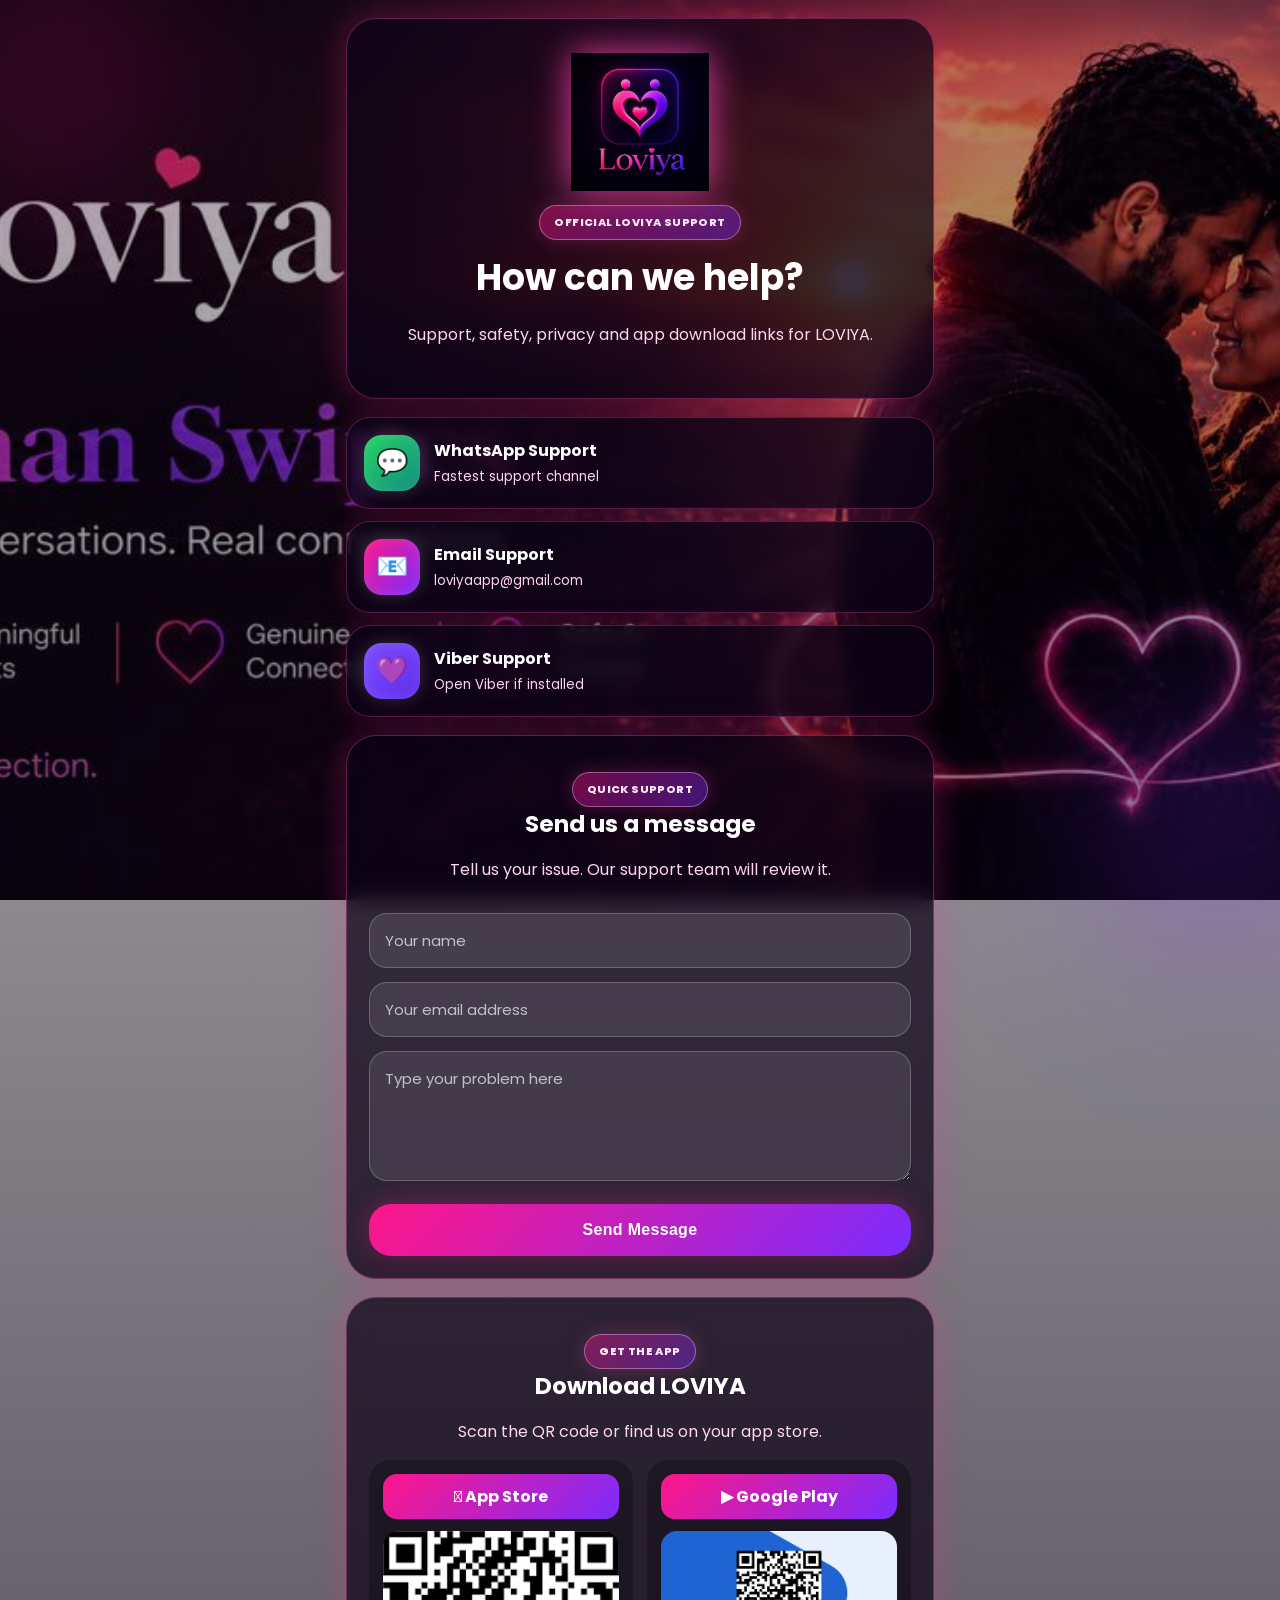
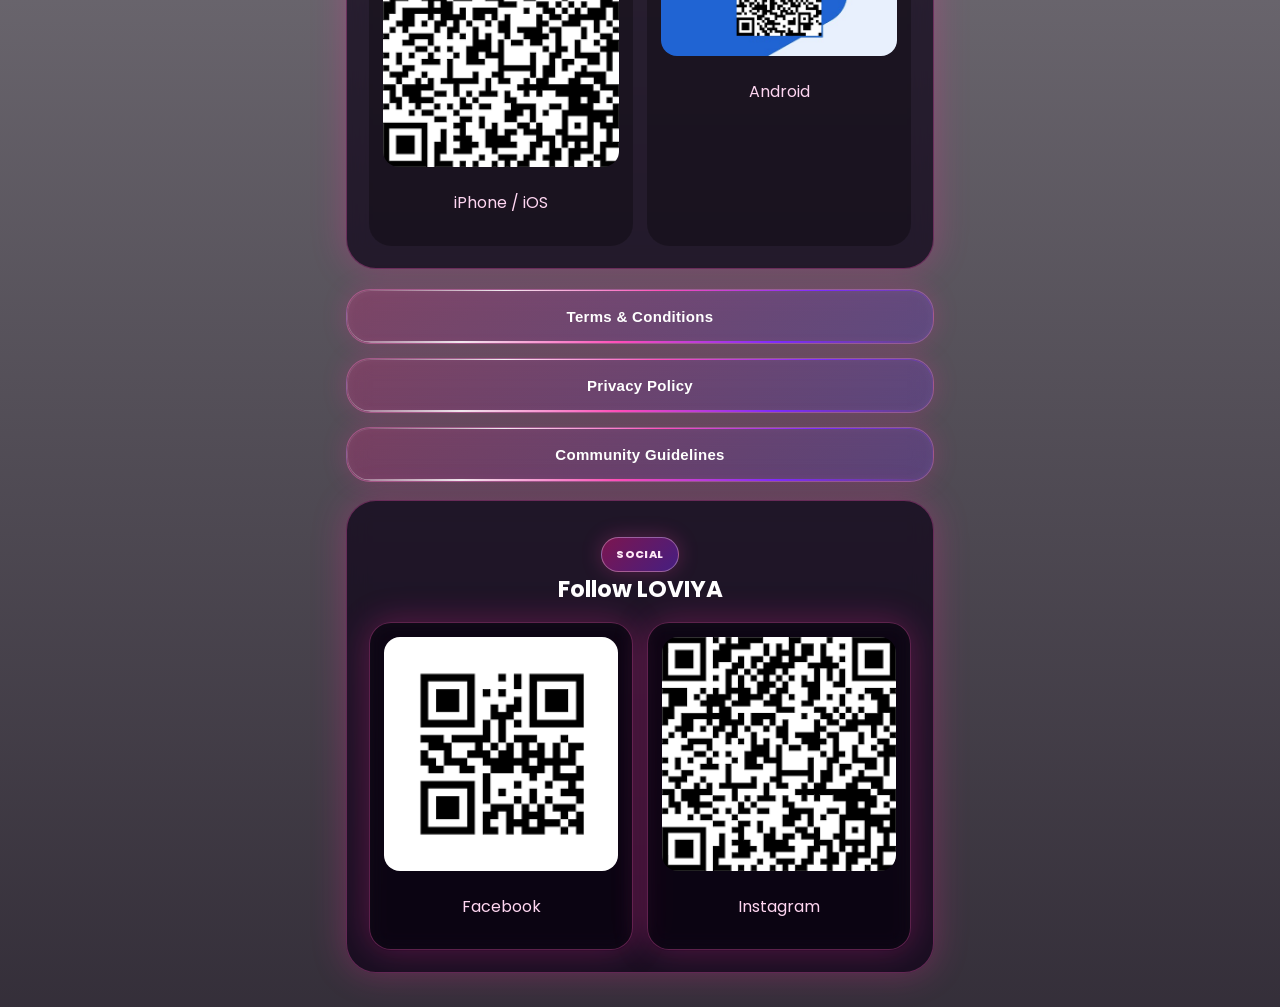
<file: index.html>
<!DOCTYPE html>
<html lang="en">

<head>
    <meta charset="UTF-8" />
    <meta name="viewport" content="width=device-width, initial-scale=1.0" />
    <title>LOVIYA Help</title>

    <link rel="preconnect" href="https://fonts.googleapis.com">
    <link rel="preconnect" href="https://fonts.gstatic.com" crossorigin>
    <link href="https://fonts.googleapis.com/css2?family=Poppins:wght@300;400;500;600;700;800&display=swap"
        rel="stylesheet">

    <link rel="stylesheet" href="style.css">
</head>

<body class="help-home">

    <div class="ambient ambient-1"></div>
    <div class="ambient ambient-2"></div>
    <div class="ambient ambient-3"></div>

    <main class="mobile-shell">

        <section class="hero-card">
            <img src="../assets/logo_full.png" class="logo" alt="LOVIYA">

            <div class="help-badge">Official LOVIYA Support</div>

            <h1>How can we help?</h1>
            <p>Support, safety, privacy and app download links for LOVIYA.</p>
        </section>

        <section class="quick-actions">
            <a class="quick-action whatsapp-action" href="https://wa.me/94789706094" target="_blank">
                <span>💬</span>
                <div>
                    <strong>WhatsApp Support</strong>
                    <small>Fastest support channel</small>
                </div>
            </a>

            <a class="quick-action email-action" href="mailto:loviyaapp@gmail.com">
                <span>📧</span>
                <div>
                    <strong>Email Support</strong>
                    <small>loviyaapp@gmail.com</small>
                </div>
            </a>

            <a class="quick-action viber-action" href="viber://add?number=94789706094">
                <span>💜</span>
                <div>
                    <strong>Viber Support</strong>
                    <small>Open Viber if installed</small>
                </div>
            </a>
        </section>

        <section class="support-form">
            <div class="section-label">Quick Support</div>
            <h2>Send us a message</h2>
            <p>Tell us your issue. Our support team will review it.</p>

            <input id="supportName" type="text" placeholder="Your name" />
            <input id="supportEmail" type="email" placeholder="Your email address" />
            <textarea id="supportMessage" placeholder="Type your problem here"></textarea>

            <button onclick="sendSupportMessage()">Send Message</button>
        </section>

        <section class="download-section">
            <div class="section-label">Get the App</div>
            <h2>Download LOVIYA</h2>
            <p>Scan the QR code or find us on your app store.</p>

            <div class="store-grid">
                <div class="store-card">
                    <div class="store-badge"> App Store</div>
                    <img src="../assets/qr/ios-download.png" class="qr-image" alt="iOS Download QR">
                    <p>iPhone / iOS</p>
                </div>

                <div class="store-card">
                    <div class="store-badge">▶ Google Play</div>
                    <img src="../assets/qr/android-download.png" class="qr-image" alt="Android Download QR">
                    <p>Android</p>
                </div>
            </div>
        </section>

        <section class="legal-links">
            <button onclick="openTerms()">Terms & Conditions</button>
            <button onclick="openPrivacy()">Privacy Policy</button>
            <button onclick="openCommunityGuidelines()">Community Guidelines</button>
        </section>

        <section class="social-section">
            <div class="section-label">Social</div>
            <h2>Follow LOVIYA</h2>

            <div class="qr-section">
                <div class="qr-box">
                    <img src="../assets/qr/facebook.png" class="qr-image" alt="Facebook QR">
                    <p>Facebook</p>
                </div>

                <div class="qr-box">
                    <img src="../assets/qr/instagram.png" class="qr-image" alt="Instagram QR">
                    <p>Instagram</p>
                </div>
            </div>
        </section>

    </main>

    <script src="script.js"></script>
</body>

</html>
</file>
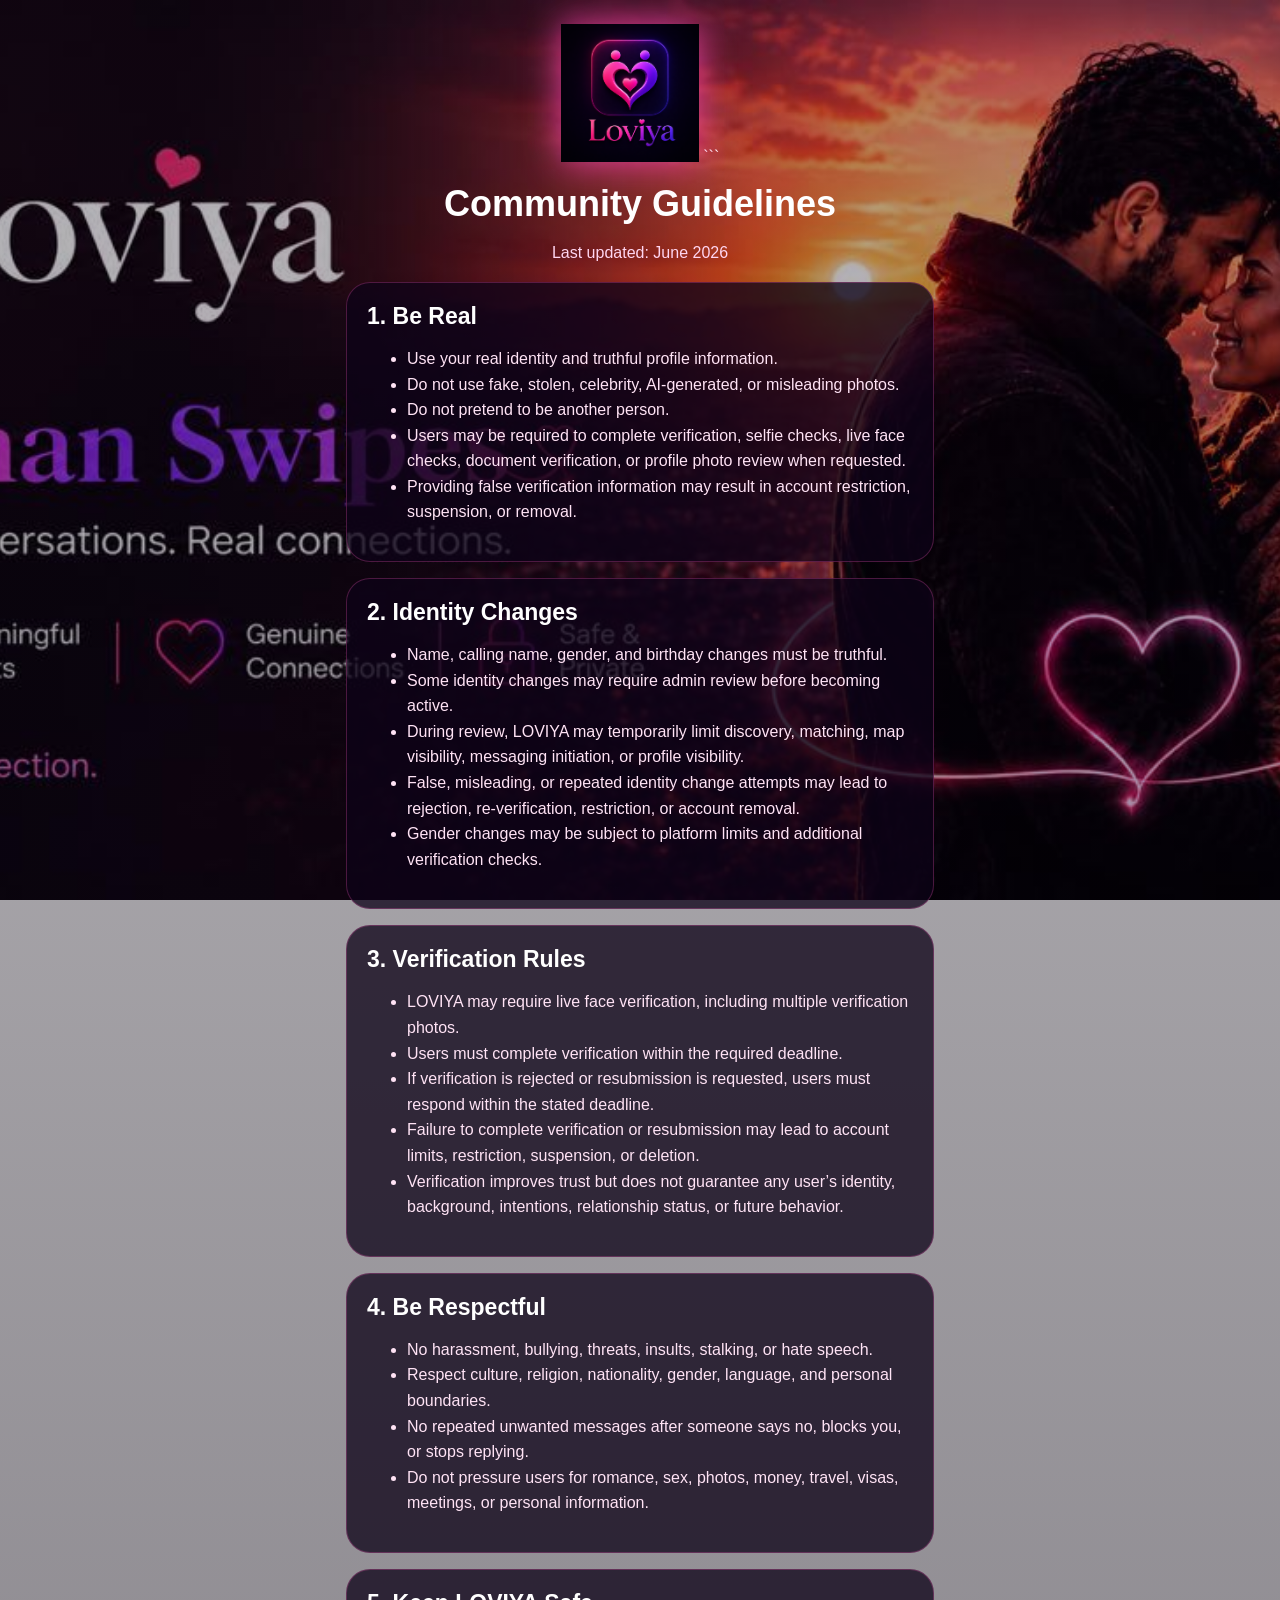
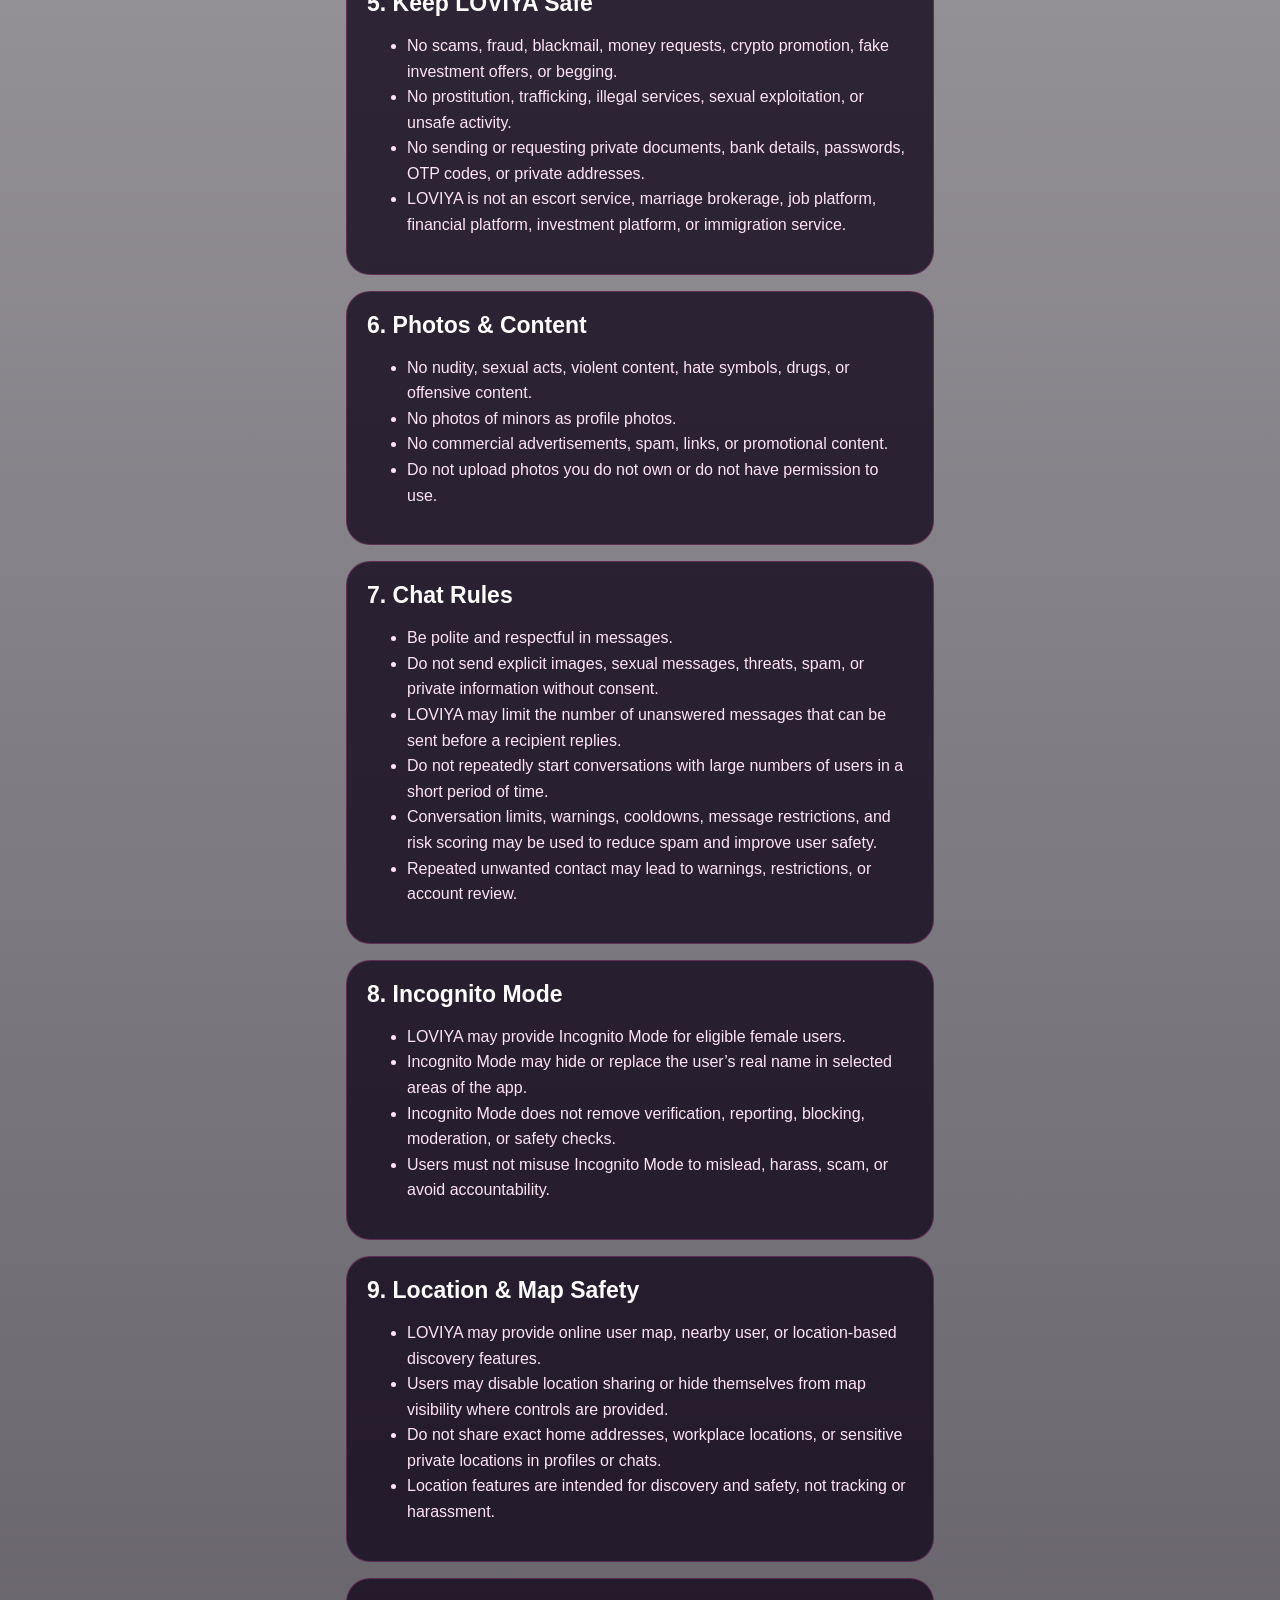
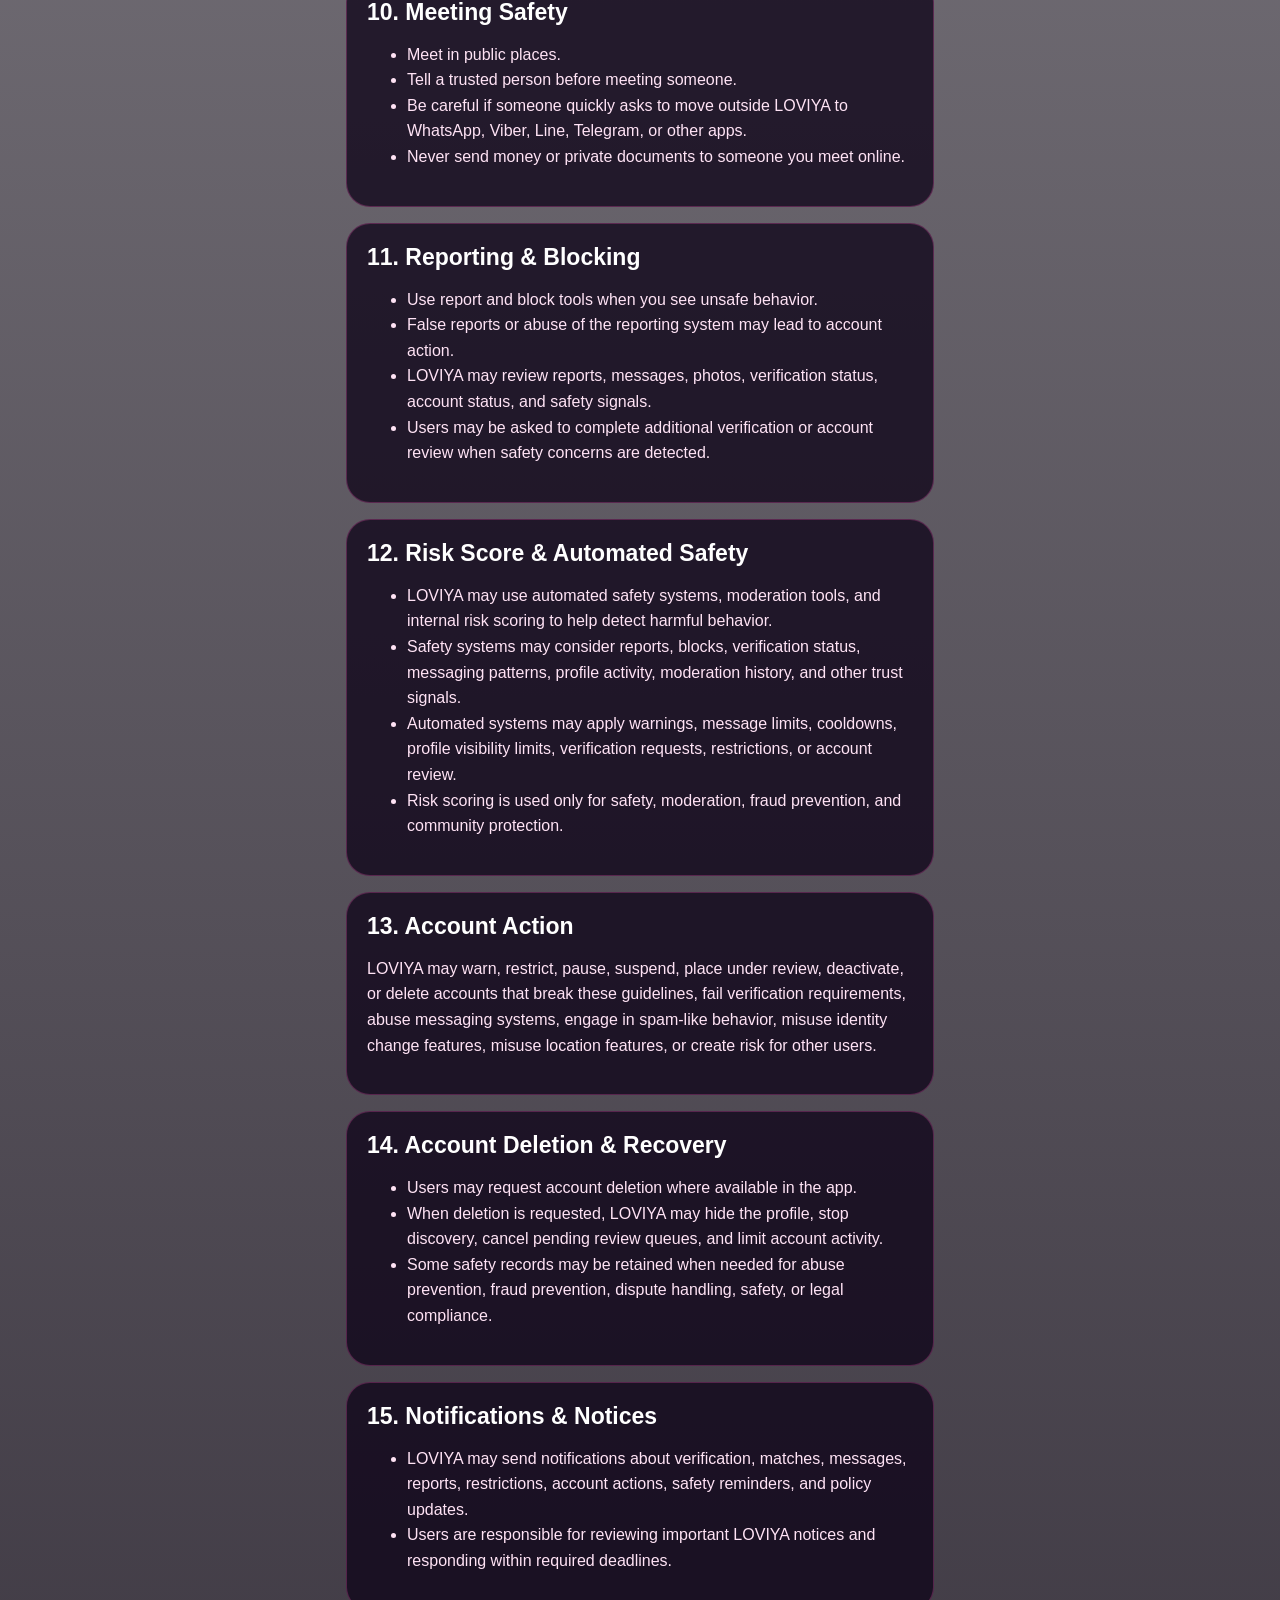
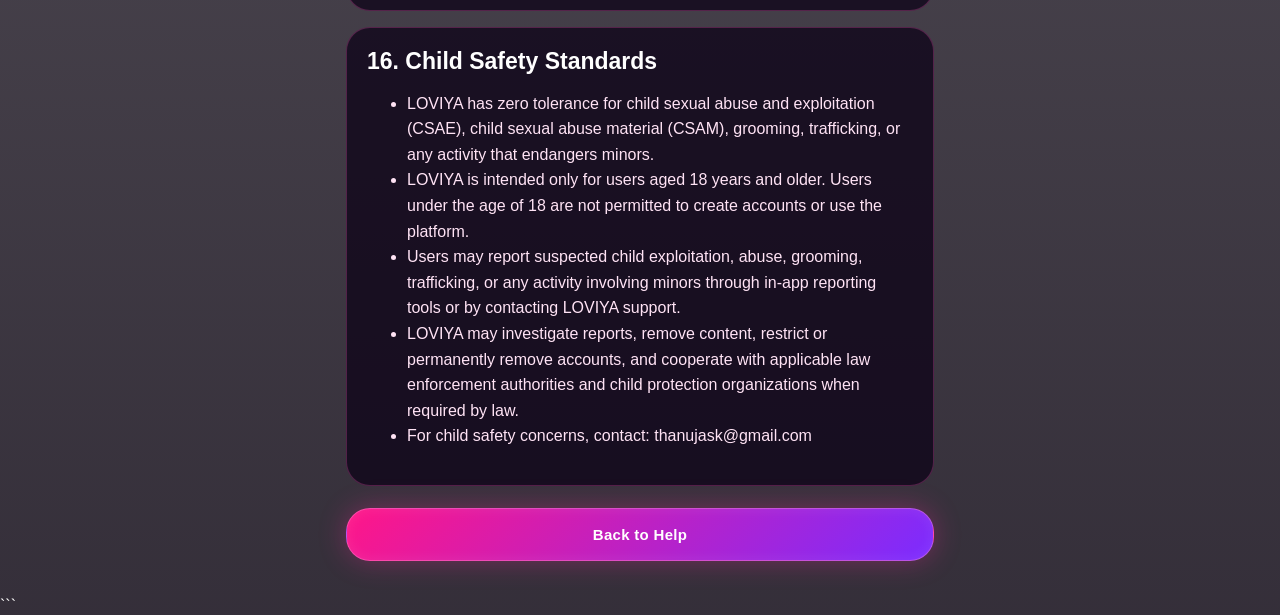
<file: community-guidelines.html>
<!DOCTYPE html>

<html lang="en">

<head>
    <meta charset="UTF-8" />
    <meta name="viewport" content="width=device-width, initial-scale=1.0" />
    <title>LOVIYA Community Guidelines</title>
    <link rel="stylesheet" href="style.css" />
</head>

<body>
    <div class="container policy-page">
        <img src="../assets/logo_full.png" class="logo" alt="LOVIYA" />

        ```
        <h1>Community Guidelines</h1>
        <p class="subtitle">Last updated: June 2026</p>

        <div class="contact-card policy-card">
            <h2>1. Be Real</h2>
            <ul>
                <li>Use your real identity and truthful profile information.</li>
                <li>Do not use fake, stolen, celebrity, AI-generated, or misleading photos.</li>
                <li>Do not pretend to be another person.</li>
                <li>Users may be required to complete verification, selfie checks, live face checks, document
                    verification, or profile photo review when requested.</li>
                <li>Providing false verification information may result in account restriction, suspension, or removal.
                </li>
            </ul>
        </div>

        <div class="contact-card policy-card">
            <h2>2. Identity Changes</h2>
            <ul>
                <li>Name, calling name, gender, and birthday changes must be truthful.</li>
                <li>Some identity changes may require admin review before becoming active.</li>
                <li>During review, LOVIYA may temporarily limit discovery, matching, map visibility, messaging
                    initiation, or profile visibility.</li>
                <li>False, misleading, or repeated identity change attempts may lead to rejection, re-verification,
                    restriction, or account removal.</li>
                <li>Gender changes may be subject to platform limits and additional verification checks.</li>
            </ul>
        </div>

        <div class="contact-card policy-card">
            <h2>3. Verification Rules</h2>
            <ul>
                <li>LOVIYA may require live face verification, including multiple verification photos.</li>
                <li>Users must complete verification within the required deadline.</li>
                <li>If verification is rejected or resubmission is requested, users must respond within the stated
                    deadline.</li>
                <li>Failure to complete verification or resubmission may lead to account limits, restriction,
                    suspension, or deletion.</li>
                <li>Verification improves trust but does not guarantee any user’s identity, background, intentions,
                    relationship status, or future behavior.</li>
            </ul>
        </div>

        <div class="contact-card policy-card">
            <h2>4. Be Respectful</h2>
            <ul>
                <li>No harassment, bullying, threats, insults, stalking, or hate speech.</li>
                <li>Respect culture, religion, nationality, gender, language, and personal boundaries.</li>
                <li>No repeated unwanted messages after someone says no, blocks you, or stops replying.</li>
                <li>Do not pressure users for romance, sex, photos, money, travel, visas, meetings, or personal
                    information.</li>
            </ul>
        </div>

        <div class="contact-card policy-card">
            <h2>5. Keep LOVIYA Safe</h2>
            <ul>
                <li>No scams, fraud, blackmail, money requests, crypto promotion, fake investment offers, or begging.
                </li>
                <li>No prostitution, trafficking, illegal services, sexual exploitation, or unsafe activity.</li>
                <li>No sending or requesting private documents, bank details, passwords, OTP codes, or private
                    addresses.</li>
                <li>LOVIYA is not an escort service, marriage brokerage, job platform, financial platform, investment
                    platform, or immigration service.</li>
            </ul>
        </div>

        <div class="contact-card policy-card">
            <h2>6. Photos & Content</h2>
            <ul>
                <li>No nudity, sexual acts, violent content, hate symbols, drugs, or offensive content.</li>
                <li>No photos of minors as profile photos.</li>
                <li>No commercial advertisements, spam, links, or promotional content.</li>
                <li>Do not upload photos you do not own or do not have permission to use.</li>
            </ul>
        </div>

        <div class="contact-card policy-card">
            <h2>7. Chat Rules</h2>
            <ul>
                <li>Be polite and respectful in messages.</li>
                <li>Do not send explicit images, sexual messages, threats, spam, or private information without consent.
                </li>
                <li>LOVIYA may limit the number of unanswered messages that can be sent before a recipient replies.</li>
                <li>Do not repeatedly start conversations with large numbers of users in a short period of time.</li>
                <li>Conversation limits, warnings, cooldowns, message restrictions, and risk scoring may be used to
                    reduce spam and improve user safety.</li>
                <li>Repeated unwanted contact may lead to warnings, restrictions, or account review.</li>
            </ul>
        </div>

        <div class="contact-card policy-card">
            <h2>8. Incognito Mode</h2>
            <ul>
                <li>LOVIYA may provide Incognito Mode for eligible female users.</li>
                <li>Incognito Mode may hide or replace the user’s real name in selected areas of the app.</li>
                <li>Incognito Mode does not remove verification, reporting, blocking, moderation, or safety checks.</li>
                <li>Users must not misuse Incognito Mode to mislead, harass, scam, or avoid accountability.</li>
            </ul>
        </div>

        <div class="contact-card policy-card">
            <h2>9. Location & Map Safety</h2>
            <ul>
                <li>LOVIYA may provide online user map, nearby user, or location-based discovery features.</li>
                <li>Users may disable location sharing or hide themselves from map visibility where controls are
                    provided.</li>
                <li>Do not share exact home addresses, workplace locations, or sensitive private locations in profiles
                    or chats.</li>
                <li>Location features are intended for discovery and safety, not tracking or harassment.</li>
            </ul>
        </div>

        <div class="contact-card policy-card">
            <h2>10. Meeting Safety</h2>
            <ul>
                <li>Meet in public places.</li>
                <li>Tell a trusted person before meeting someone.</li>
                <li>Be careful if someone quickly asks to move outside LOVIYA to WhatsApp, Viber, Line, Telegram, or
                    other apps.</li>
                <li>Never send money or private documents to someone you meet online.</li>
            </ul>
        </div>

        <div class="contact-card policy-card">
            <h2>11. Reporting & Blocking</h2>
            <ul>
                <li>Use report and block tools when you see unsafe behavior.</li>
                <li>False reports or abuse of the reporting system may lead to account action.</li>
                <li>LOVIYA may review reports, messages, photos, verification status, account status, and safety
                    signals.</li>
                <li>Users may be asked to complete additional verification or account review when safety concerns are
                    detected.</li>
            </ul>
        </div>

        <div class="contact-card policy-card">
            <h2>12. Risk Score & Automated Safety</h2>
            <ul>
                <li>LOVIYA may use automated safety systems, moderation tools, and internal risk scoring to help detect
                    harmful behavior.</li>
                <li>Safety systems may consider reports, blocks, verification status, messaging patterns, profile
                    activity, moderation history, and other trust signals.</li>
                <li>Automated systems may apply warnings, message limits, cooldowns, profile visibility limits,
                    verification requests, restrictions, or account review.</li>
                <li>Risk scoring is used only for safety, moderation, fraud prevention, and community protection.</li>
            </ul>
        </div>

        <div class="contact-card policy-card">
            <h2>13. Account Action</h2>
            <p>LOVIYA may warn, restrict, pause, suspend, place under review, deactivate, or delete accounts that break
                these guidelines, fail verification requirements, abuse messaging systems, engage in spam-like behavior,
                misuse identity change features, misuse location features, or create risk for other users.</p>
        </div>

        <div class="contact-card policy-card">
            <h2>14. Account Deletion & Recovery</h2>
            <ul>
                <li>Users may request account deletion where available in the app.</li>
                <li>When deletion is requested, LOVIYA may hide the profile, stop discovery, cancel pending review
                    queues, and limit account activity.</li>
                <li>Some safety records may be retained when needed for abuse prevention, fraud prevention, dispute
                    handling, safety, or legal compliance.</li>
            </ul>
        </div>

        <div class="contact-card policy-card">
            <h2>15. Notifications & Notices</h2>
            <ul>
                <li>LOVIYA may send notifications about verification, matches, messages, reports, restrictions, account
                    actions, safety reminders, and policy updates.</li>
                <li>Users are responsible for reviewing important LOVIYA notices and responding within required
                    deadlines.</li>
            </ul>
        </div>
        <div class="contact-card policy-card">
            <h2>16. Child Safety Standards</h2>
            <ul>
                <li>LOVIYA has zero tolerance for child sexual abuse and exploitation (CSAE), child sexual abuse
                    material (CSAM), grooming, trafficking, or any activity that endangers minors.</li>

                <li>LOVIYA is intended only for users aged 18 years and older. Users under the age of 18 are not
                    permitted to create accounts or use the platform.</li>

                <li>Users may report suspected child exploitation, abuse, grooming, trafficking, or any activity
                    involving minors through in-app reporting tools or by contacting LOVIYA support.</li>

                <li>LOVIYA may investigate reports, remove content, restrict or permanently remove accounts, and
                    cooperate with applicable law enforcement authorities and child protection organizations when
                    required by law.</li>

                <li>For child safety concerns, contact: thanujask@gmail.com</li>
            </ul>
        </div>
        <button class="back-help-btn" onclick="window.location.href='/'">
            Back to Help
        </button>
    </div>
    ```

</body>

</html>
</file>
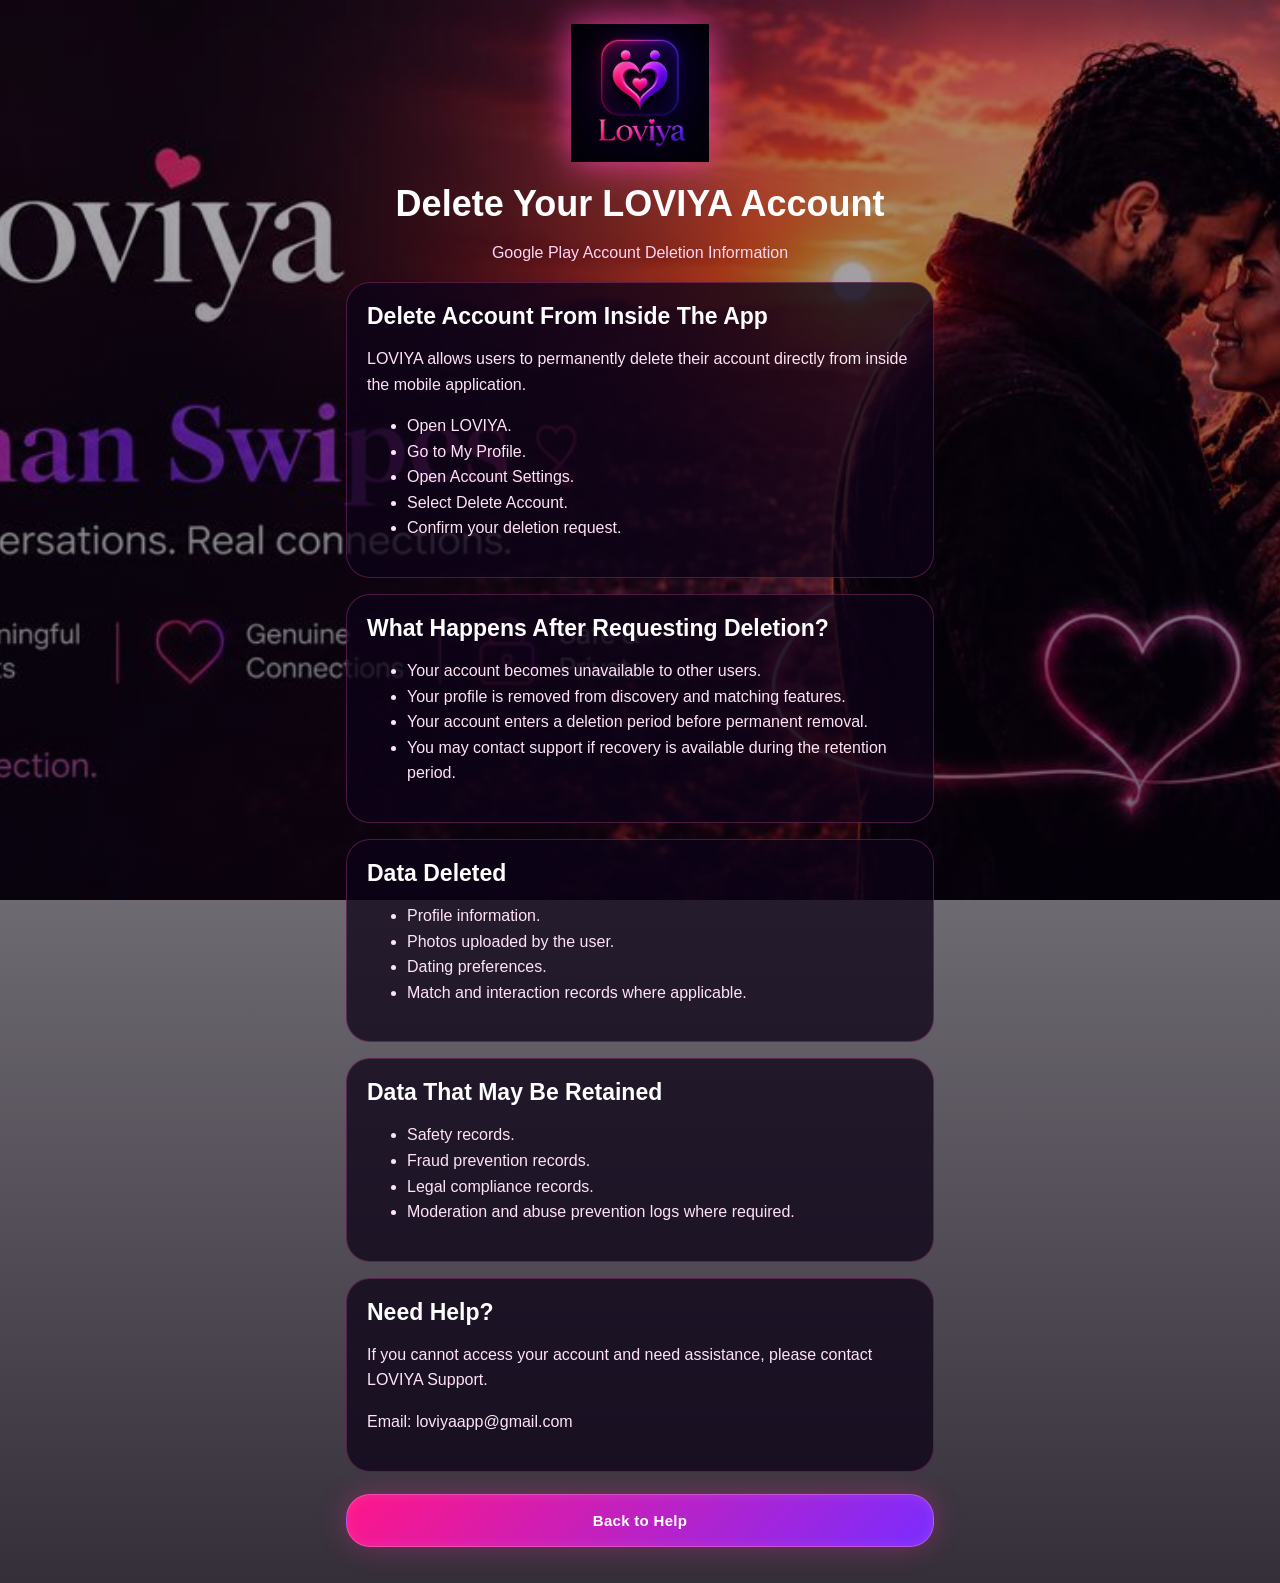
<file: delete-account.html>
<!DOCTYPE html>
<html lang="en">

<head>
    <meta charset="UTF-8" />
    <meta name="viewport" content="width=device-width, initial-scale=1.0" />
    <title>LOVIYA Account Deletion</title>
    <link rel="stylesheet" href="style.css" />
</head>

<body>

    <div class="container policy-page">

        <img src="../assets/logo_full.png" class="logo" alt="LOVIYA" />

        <h1>Delete Your LOVIYA Account</h1>
        <p class="subtitle">Google Play Account Deletion Information</p>

        <div class="contact-card policy-card">
            <h2>Delete Account From Inside The App</h2>

            <p>
                LOVIYA allows users to permanently delete their account directly
                from inside the mobile application.
            </p>

            <ul>
                <li>Open LOVIYA.</li>
                <li>Go to My Profile.</li>
                <li>Open Account Settings.</li>
                <li>Select Delete Account.</li>
                <li>Confirm your deletion request.</li>
            </ul>
        </div>

        <div class="contact-card policy-card">
            <h2>What Happens After Requesting Deletion?</h2>

            <ul>
                <li>Your account becomes unavailable to other users.</li>
                <li>Your profile is removed from discovery and matching features.</li>
                <li>Your account enters a deletion period before permanent removal.</li>
                <li>You may contact support if recovery is available during the retention period.</li>
            </ul>
        </div>

        <div class="contact-card policy-card">
            <h2>Data Deleted</h2>

            <ul>
                <li>Profile information.</li>
                <li>Photos uploaded by the user.</li>
                <li>Dating preferences.</li>
                <li>Match and interaction records where applicable.</li>
            </ul>
        </div>

        <div class="contact-card policy-card">
            <h2>Data That May Be Retained</h2>

            <ul>
                <li>Safety records.</li>
                <li>Fraud prevention records.</li>
                <li>Legal compliance records.</li>
                <li>Moderation and abuse prevention logs where required.</li>
            </ul>
        </div>

        <div class="contact-card policy-card">
            <h2>Need Help?</h2>

            <p>
                If you cannot access your account and need assistance,
                please contact LOVIYA Support.
            </p>

            <p>
                Email: loviyaapp@gmail.com
            </p>
        </div>

        <button class="back-help-btn" onclick="window.location.href='/'">
            Back to Help
        </button>

    </div>

</body>

</html>
</file>
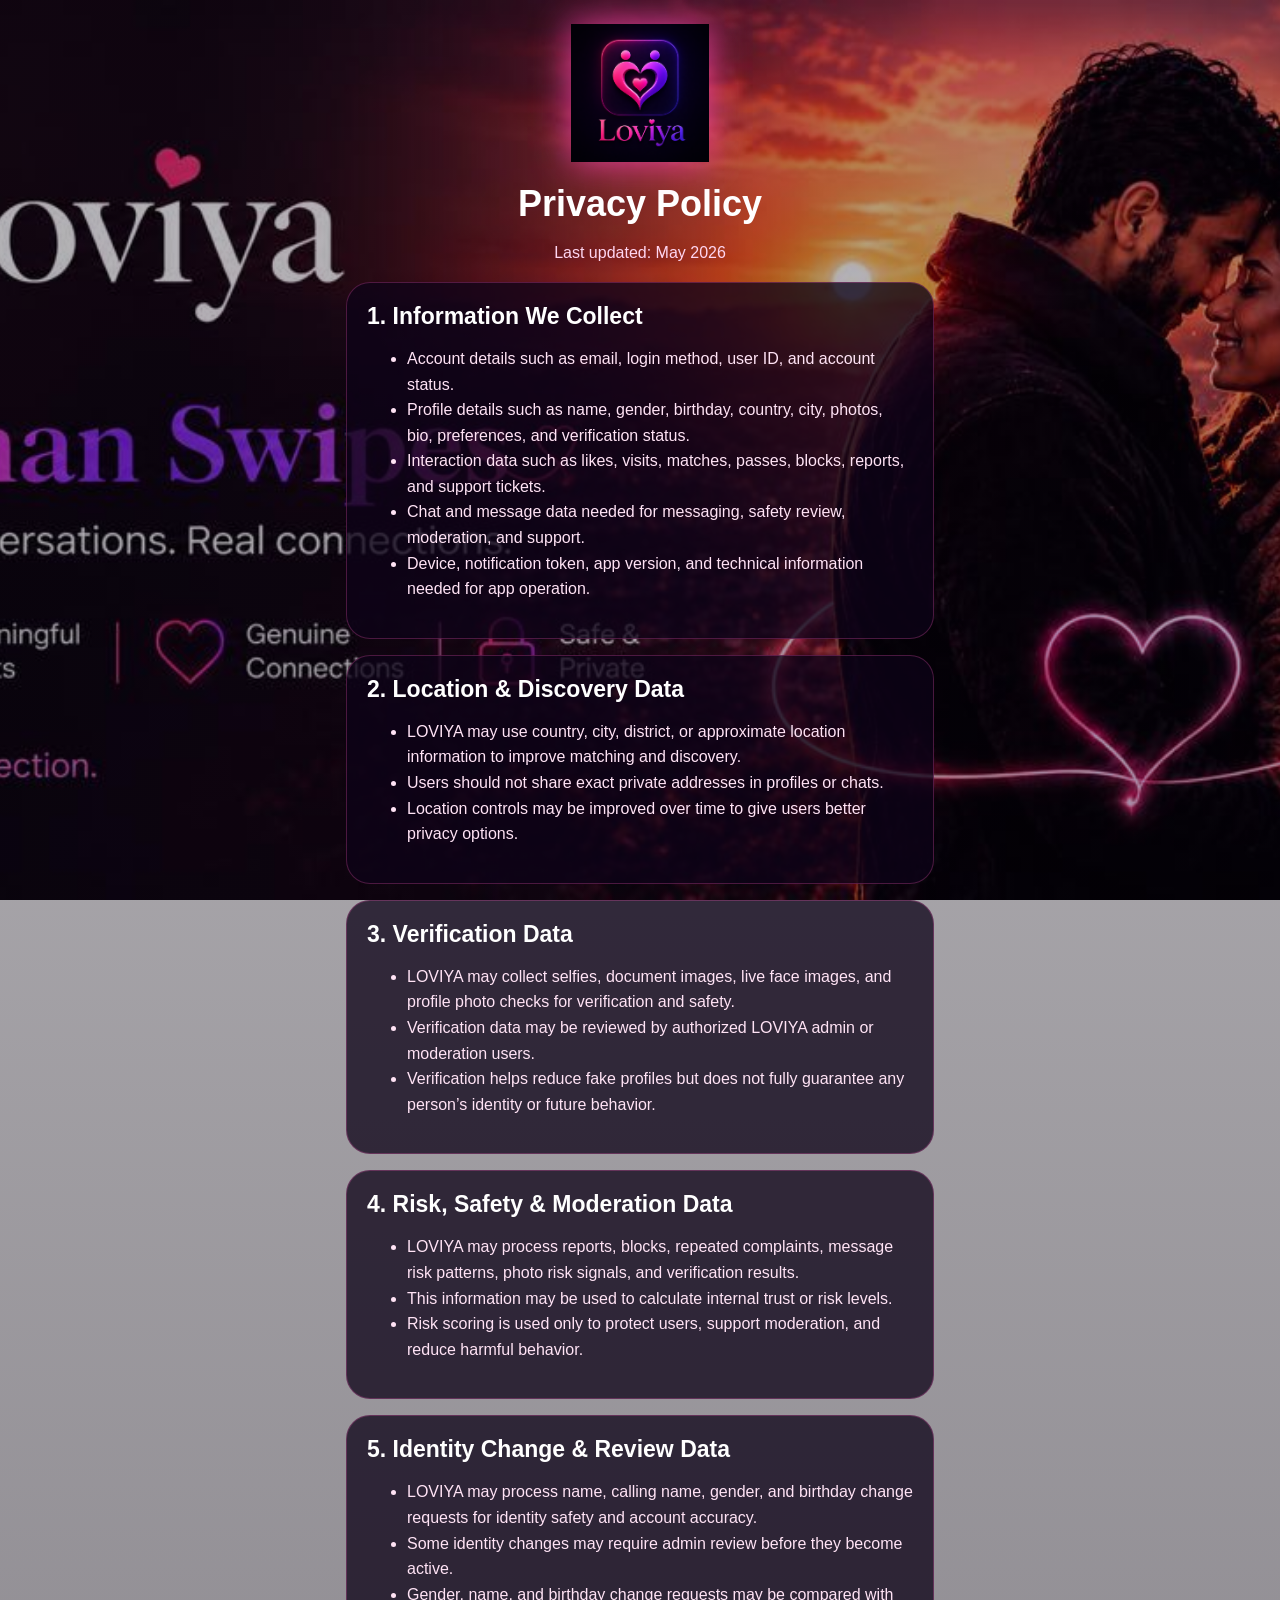
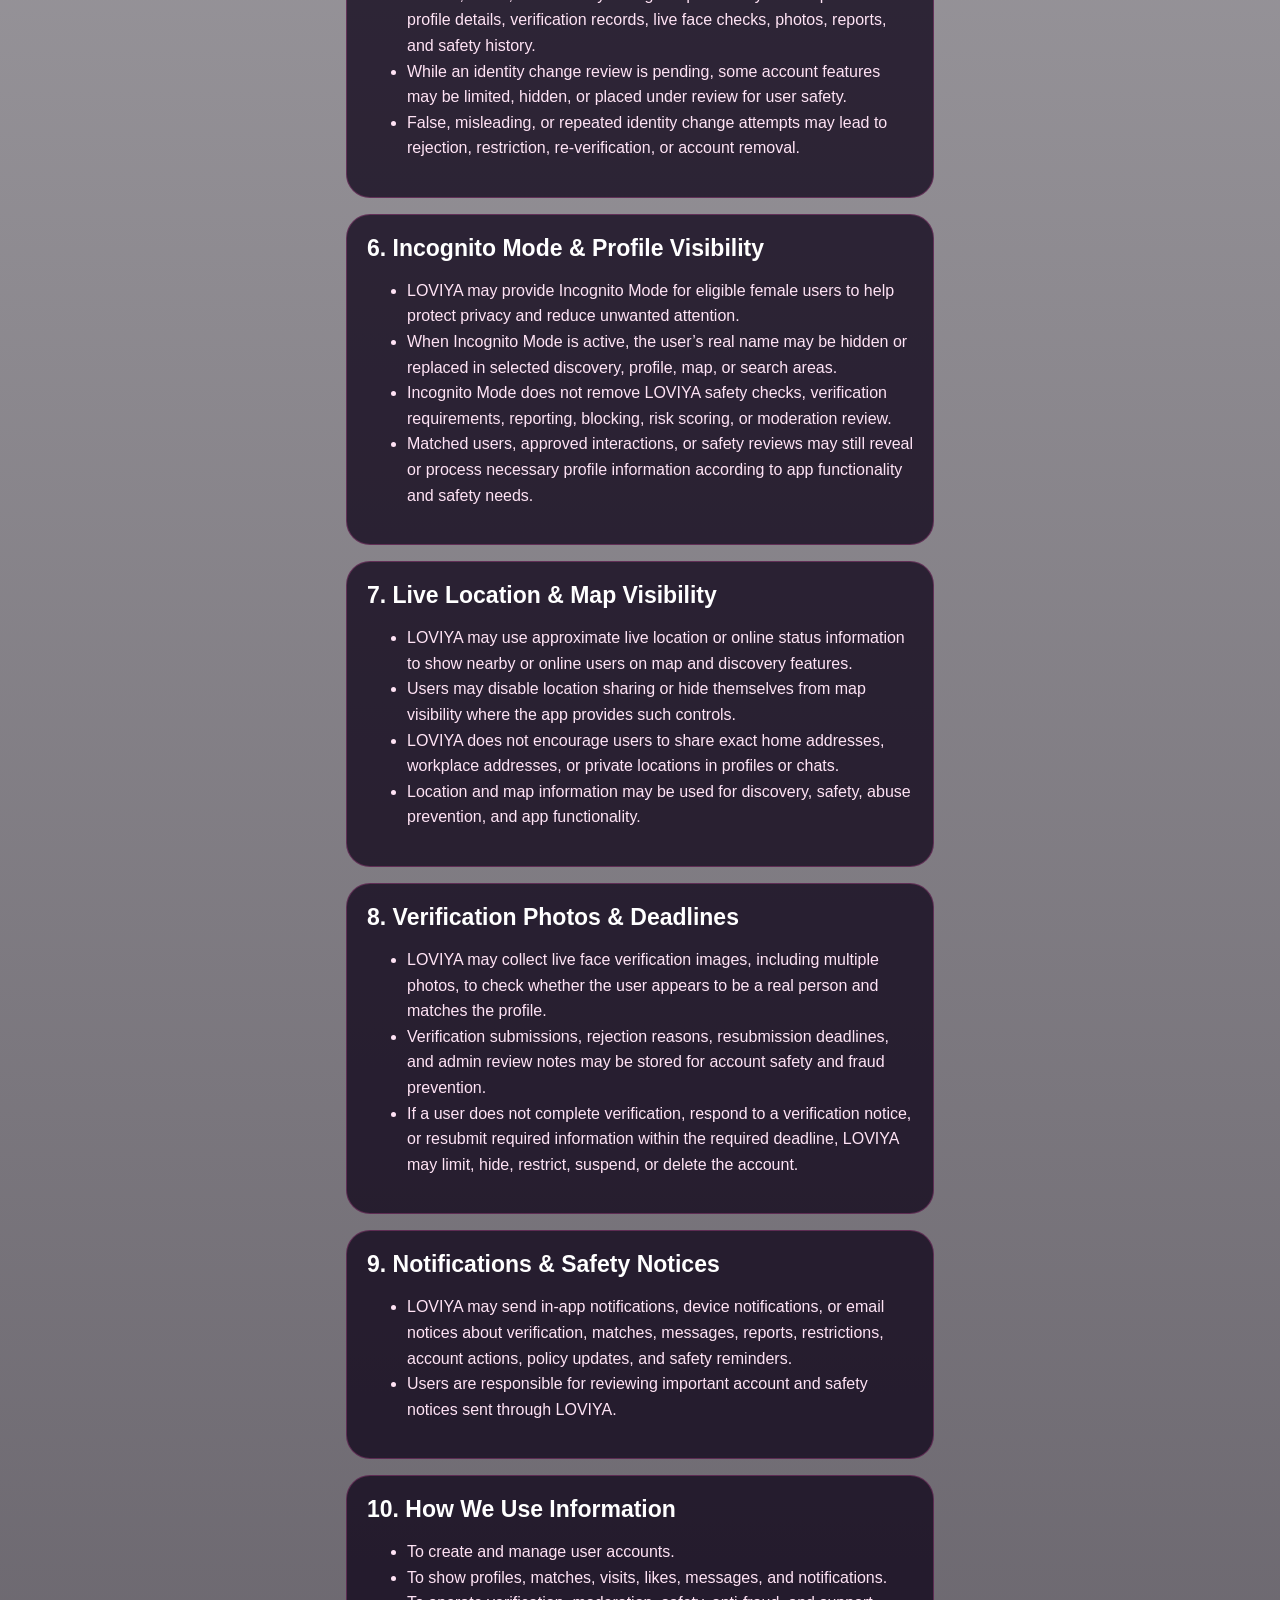
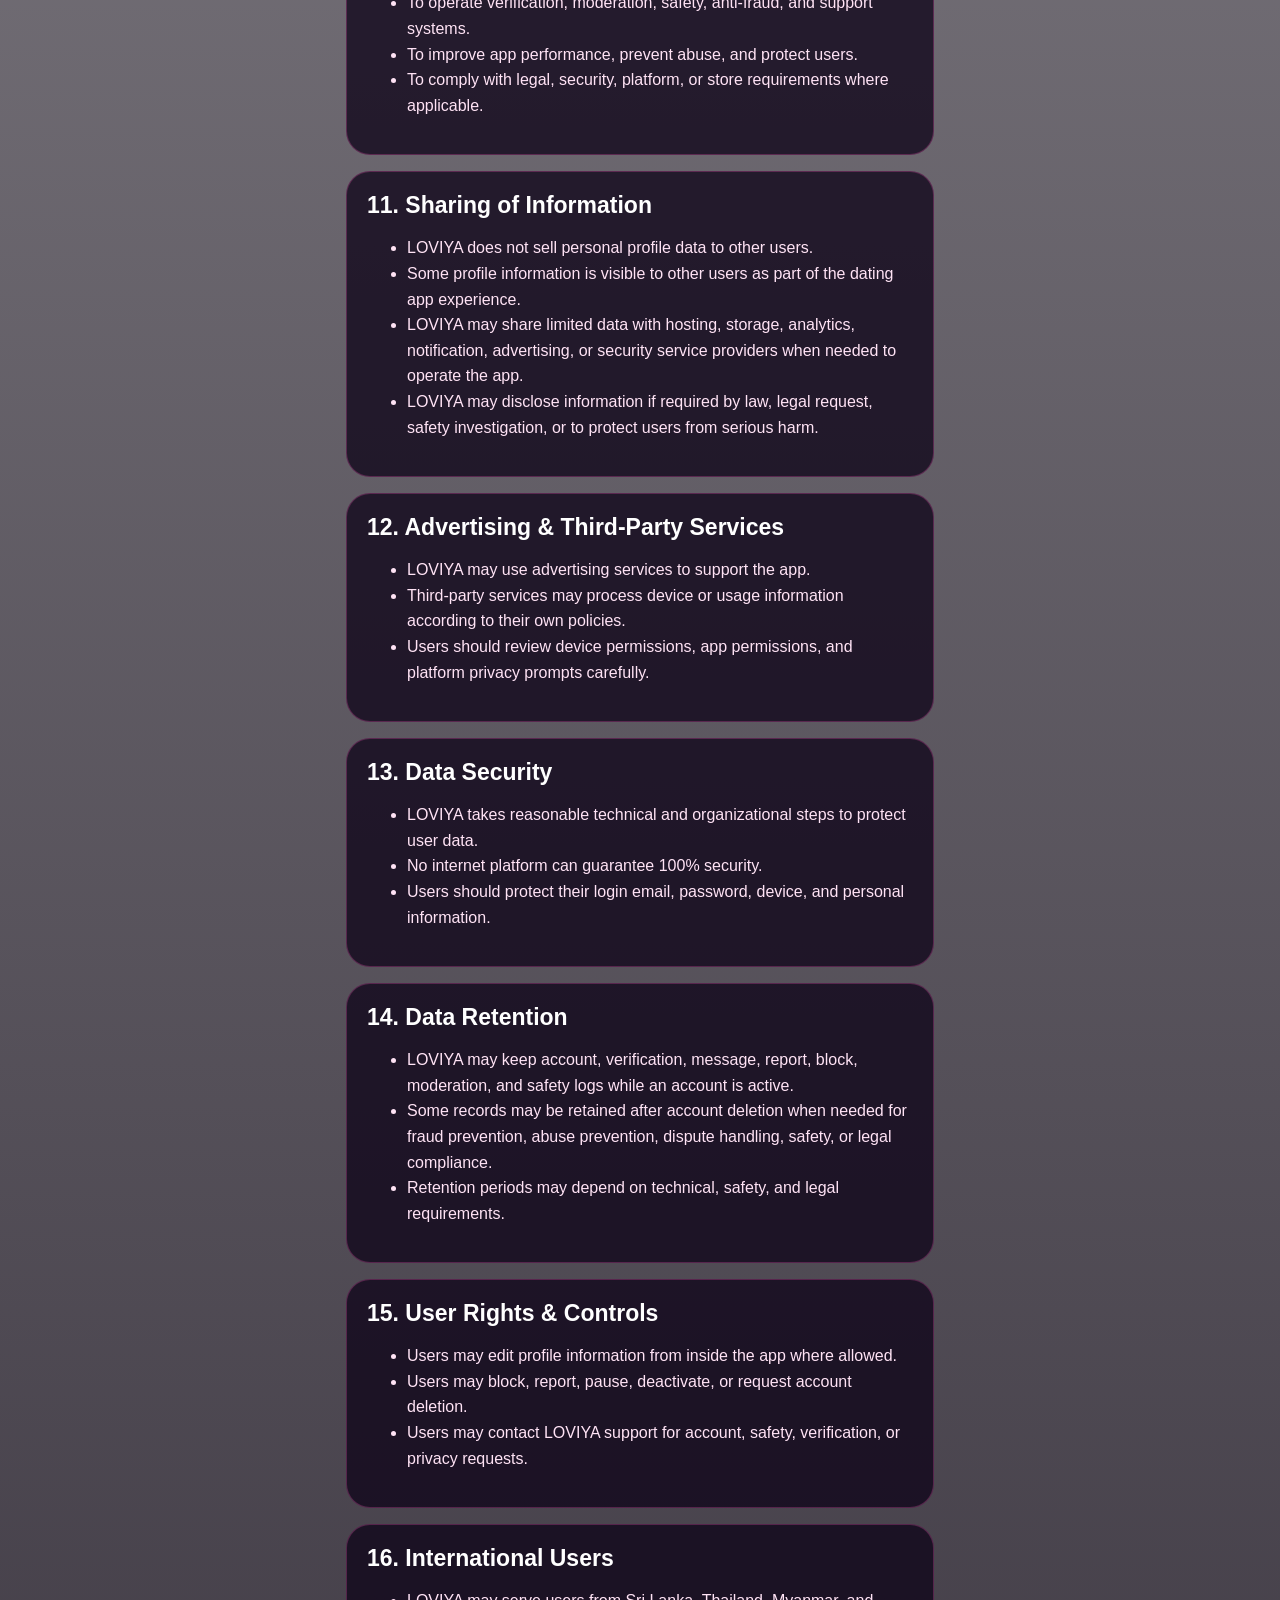
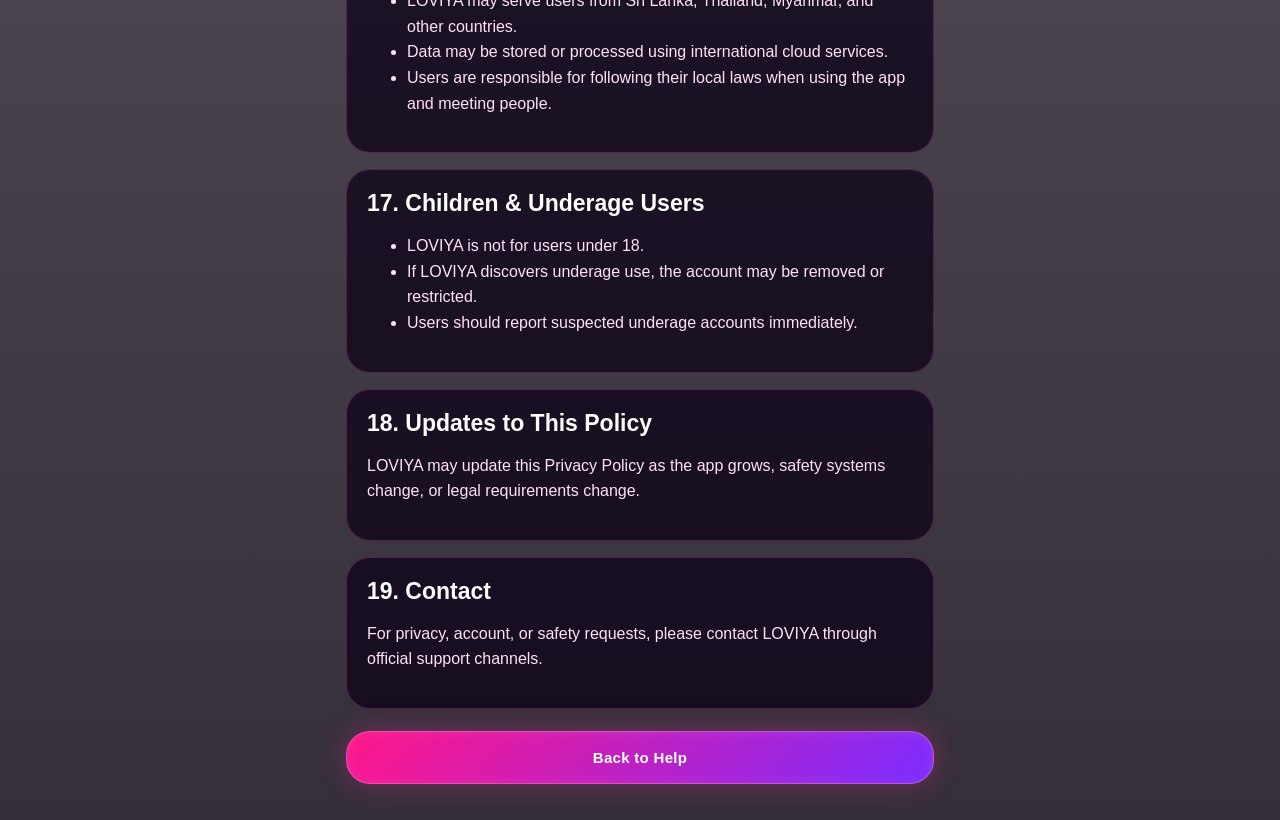
<file: privacy.html>
<!DOCTYPE html>
<html lang="en">

<head>
    <meta charset="UTF-8" />
    <meta name="viewport" content="width=device-width, initial-scale=1.0" />
    <title>LOVIYA Privacy Policy</title>
    <link rel="stylesheet" href="style.css" />
</head>

<body>
    <div class="container policy-page">
        <img src="../assets/logo_full.png" class="logo" alt="LOVIYA" />

        <h1>Privacy Policy</h1>
        <p class="subtitle">Last updated: May 2026</p>

        <div class="contact-card policy-card">
            <h2>1. Information We Collect</h2>
            <ul>
                <li>Account details such as email, login method, user ID, and account status.</li>
                <li>Profile details such as name, gender, birthday, country, city, photos, bio, preferences, and
                    verification status.</li>
                <li>Interaction data such as likes, visits, matches, passes, blocks, reports, and support tickets.</li>
                <li>Chat and message data needed for messaging, safety review, moderation, and support.</li>
                <li>Device, notification token, app version, and technical information needed for app operation.</li>
            </ul>
        </div>

        <div class="contact-card policy-card">
            <h2>2. Location & Discovery Data</h2>
            <ul>
                <li>LOVIYA may use country, city, district, or approximate location information to improve matching and
                    discovery.</li>
                <li>Users should not share exact private addresses in profiles or chats.</li>
                <li>Location controls may be improved over time to give users better privacy options.</li>
            </ul>
        </div>

        <div class="contact-card policy-card">
            <h2>3. Verification Data</h2>
            <ul>
                <li>LOVIYA may collect selfies, document images, live face images, and profile photo checks for
                    verification and safety.</li>
                <li>Verification data may be reviewed by authorized LOVIYA admin or moderation users.</li>
                <li>Verification helps reduce fake profiles but does not fully guarantee any person’s identity or future
                    behavior.</li>
            </ul>
        </div>

        <div class="contact-card policy-card">
            <h2>4. Risk, Safety & Moderation Data</h2>
            <ul>
                <li>LOVIYA may process reports, blocks, repeated complaints, message risk patterns, photo risk signals,
                    and verification results.</li>
                <li>This information may be used to calculate internal trust or risk levels.</li>
                <li>Risk scoring is used only to protect users, support moderation, and reduce harmful behavior.</li>
            </ul>
        </div>
        <div class="contact-card policy-card">
            <h2>5. Identity Change & Review Data</h2>
            <ul>
                <li>LOVIYA may process name, calling name, gender, and birthday change requests for identity safety and
                    account accuracy.</li>
                <li>Some identity changes may require admin review before they become active.</li>
                <li>Gender, name, and birthday change requests may be compared with profile details, verification
                    records, live face checks, photos, reports, and safety history.</li>
                <li>While an identity change review is pending, some account features may be limited, hidden, or placed
                    under review for user safety.</li>
                <li>False, misleading, or repeated identity change attempts may lead to rejection, restriction,
                    re-verification, or account removal.</li>
            </ul>
        </div>

        <div class="contact-card policy-card">
            <h2>6. Incognito Mode & Profile Visibility</h2>
            <ul>
                <li>LOVIYA may provide Incognito Mode for eligible female users to help protect privacy and reduce
                    unwanted attention.</li>
                <li>When Incognito Mode is active, the user’s real name may be hidden or replaced in selected discovery,
                    profile, map, or search areas.</li>
                <li>Incognito Mode does not remove LOVIYA safety checks, verification requirements, reporting, blocking,
                    risk scoring, or moderation review.</li>
                <li>Matched users, approved interactions, or safety reviews may still reveal or process necessary
                    profile information according to app functionality and safety needs.</li>
            </ul>
        </div>

        <div class="contact-card policy-card">
            <h2>7. Live Location & Map Visibility</h2>
            <ul>
                <li>LOVIYA may use approximate live location or online status information to show nearby or online users
                    on map and discovery features.</li>
                <li>Users may disable location sharing or hide themselves from map visibility where the app provides
                    such controls.</li>
                <li>LOVIYA does not encourage users to share exact home addresses, workplace addresses, or private
                    locations in profiles or chats.</li>
                <li>Location and map information may be used for discovery, safety, abuse prevention, and app
                    functionality.</li>
            </ul>
        </div>

        <div class="contact-card policy-card">
            <h2>8. Verification Photos & Deadlines</h2>
            <ul>
                <li>LOVIYA may collect live face verification images, including multiple photos, to check whether the
                    user appears to be a real person and matches the profile.</li>
                <li>Verification submissions, rejection reasons, resubmission deadlines, and admin review notes may be
                    stored for account safety and fraud prevention.</li>
                <li>If a user does not complete verification, respond to a verification notice, or resubmit required
                    information within the required deadline, LOVIYA may limit, hide, restrict, suspend, or delete the
                    account.</li>
            </ul>
        </div>

        <div class="contact-card policy-card">
            <h2>9. Notifications & Safety Notices</h2>
            <ul>
                <li>LOVIYA may send in-app notifications, device notifications, or email notices about verification,
                    matches, messages, reports, restrictions, account actions, policy updates, and safety reminders.
                </li>
                <li>Users are responsible for reviewing important account and safety notices sent through LOVIYA.</li>
            </ul>
        </div>
        <div class="contact-card policy-card">
            <h2>10. How We Use Information</h2>
            <ul>
                <li>To create and manage user accounts.</li>
                <li>To show profiles, matches, visits, likes, messages, and notifications.</li>
                <li>To operate verification, moderation, safety, anti-fraud, and support systems.</li>
                <li>To improve app performance, prevent abuse, and protect users.</li>
                <li>To comply with legal, security, platform, or store requirements where applicable.</li>
            </ul>
        </div>

        <div class="contact-card policy-card">
            <h2>11. Sharing of Information</h2>
            <ul>
                <li>LOVIYA does not sell personal profile data to other users.</li>
                <li>Some profile information is visible to other users as part of the dating app experience.</li>
                <li>LOVIYA may share limited data with hosting, storage, analytics, notification, advertising, or
                    security service providers when needed to operate the app.</li>
                <li>LOVIYA may disclose information if required by law, legal request, safety investigation, or to
                    protect users from serious harm.</li>
            </ul>
        </div>

        <div class="contact-card policy-card">
            <h2>12. Advertising & Third-Party Services</h2>
            <ul>
                <li>LOVIYA may use advertising services to support the app.</li>
                <li>Third-party services may process device or usage information according to their own policies.</li>
                <li>Users should review device permissions, app permissions, and platform privacy prompts carefully.
                </li>
            </ul>
        </div>

        <div class="contact-card policy-card">
            <h2>13. Data Security</h2>
            <ul>
                <li>LOVIYA takes reasonable technical and organizational steps to protect user data.</li>
                <li>No internet platform can guarantee 100% security.</li>
                <li>Users should protect their login email, password, device, and personal information.</li>
            </ul>
        </div>

        <div class="contact-card policy-card">
            <h2>14. Data Retention</h2>
            <ul>
                <li>LOVIYA may keep account, verification, message, report, block, moderation, and safety logs while an
                    account is active.</li>
                <li>Some records may be retained after account deletion when needed for fraud prevention, abuse
                    prevention, dispute handling, safety, or legal compliance.</li>
                <li>Retention periods may depend on technical, safety, and legal requirements.</li>
            </ul>
        </div>

        <div class="contact-card policy-card">
            <h2>15. User Rights & Controls</h2>
            <ul>
                <li>Users may edit profile information from inside the app where allowed.</li>
                <li>Users may block, report, pause, deactivate, or request account deletion.</li>
                <li>Users may contact LOVIYA support for account, safety, verification, or privacy requests.</li>
            </ul>
        </div>

        <div class="contact-card policy-card">
            <h2>16. International Users</h2>
            <ul>
                <li>LOVIYA may serve users from Sri Lanka, Thailand, Myanmar, and other countries.</li>
                <li>Data may be stored or processed using international cloud services.</li>
                <li>Users are responsible for following their local laws when using the app and meeting people.</li>
            </ul>
        </div>

        <div class="contact-card policy-card">
            <h2>17. Children & Underage Users</h2>
            <ul>
                <li>LOVIYA is not for users under 18.</li>
                <li>If LOVIYA discovers underage use, the account may be removed or restricted.</li>
                <li>Users should report suspected underage accounts immediately.</li>
            </ul>
        </div>

        <div class="contact-card policy-card">
            <h2>18. Updates to This Policy</h2>
            <p>LOVIYA may update this Privacy Policy as the app grows, safety systems change, or legal requirements
                change.</p>
        </div>

        <div class="contact-card policy-card">
            <h2>19. Contact</h2>
            <p>For privacy, account, or safety requests, please contact LOVIYA through official support channels.</p>
        </div>

        <button class="back-help-btn" onclick="window.location.href='/'">
            Back to Help
        </button>
    </div>
</body>

</html>
</file>
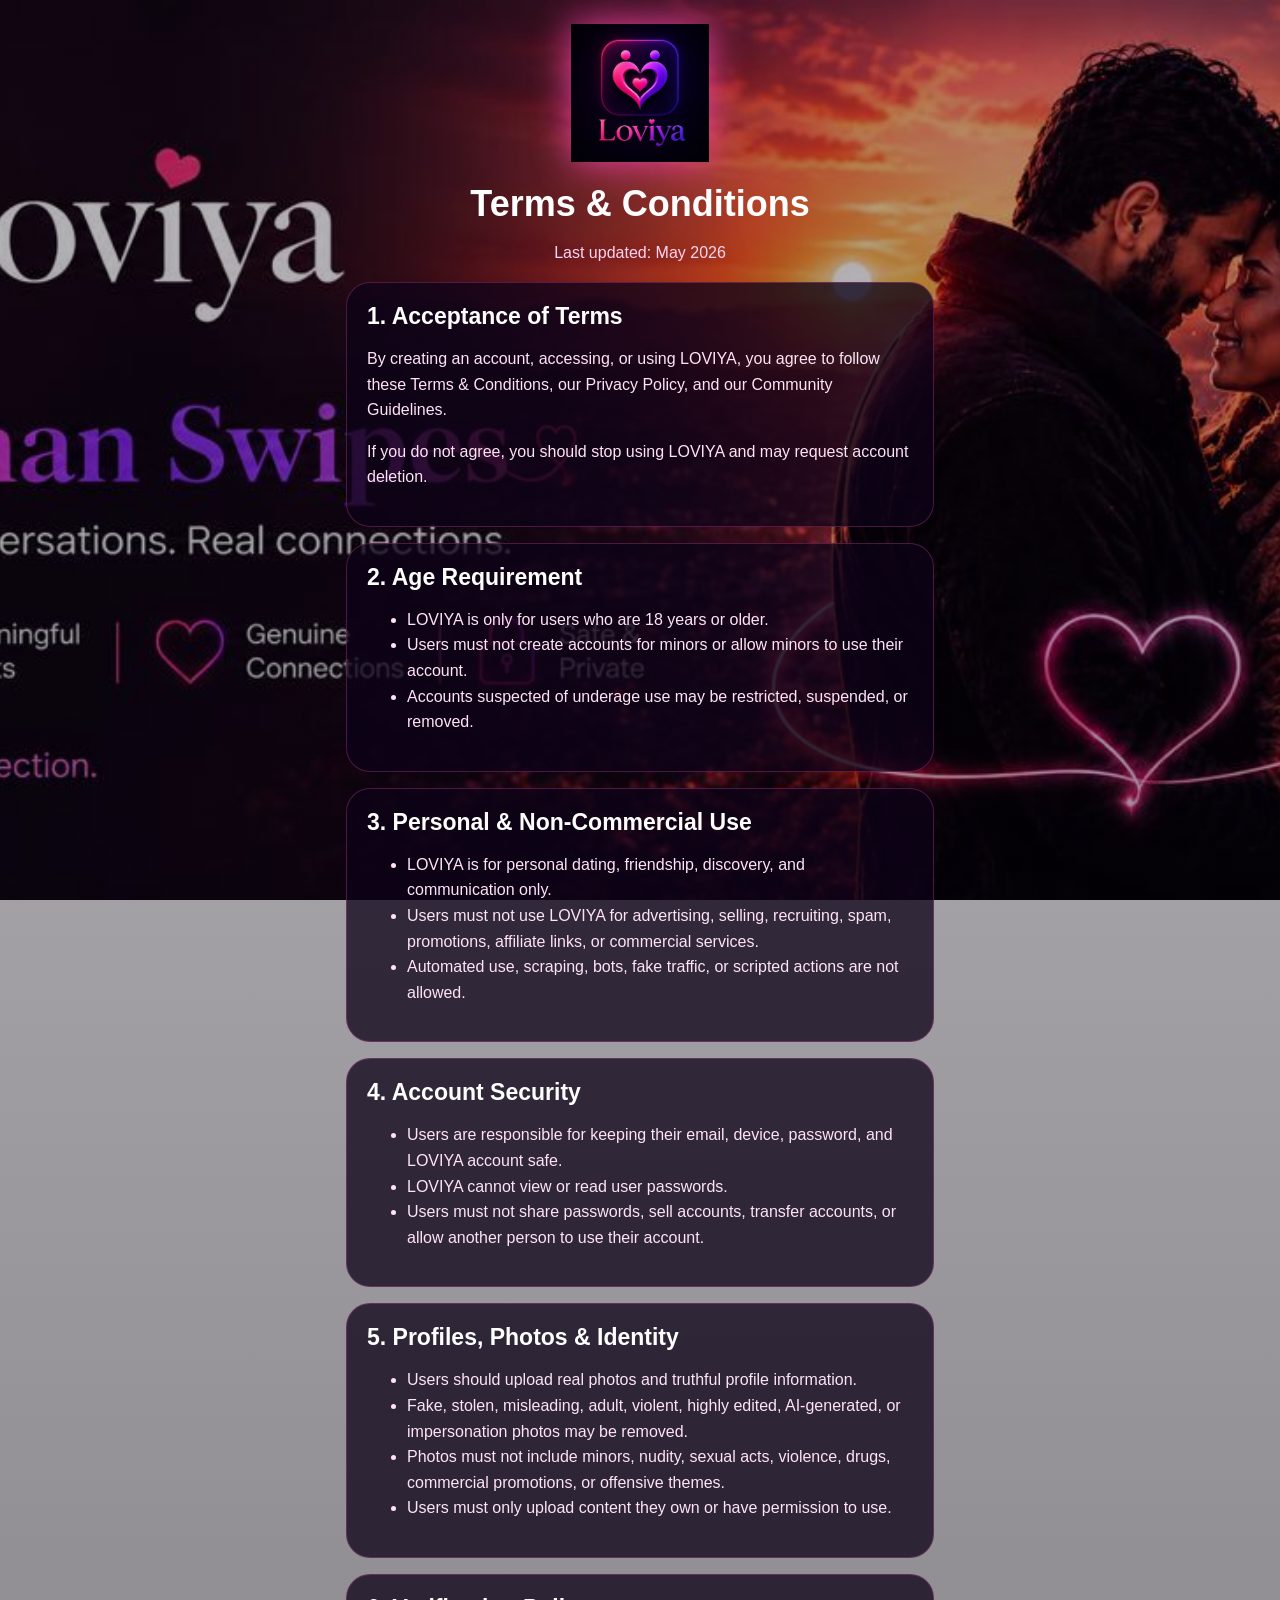
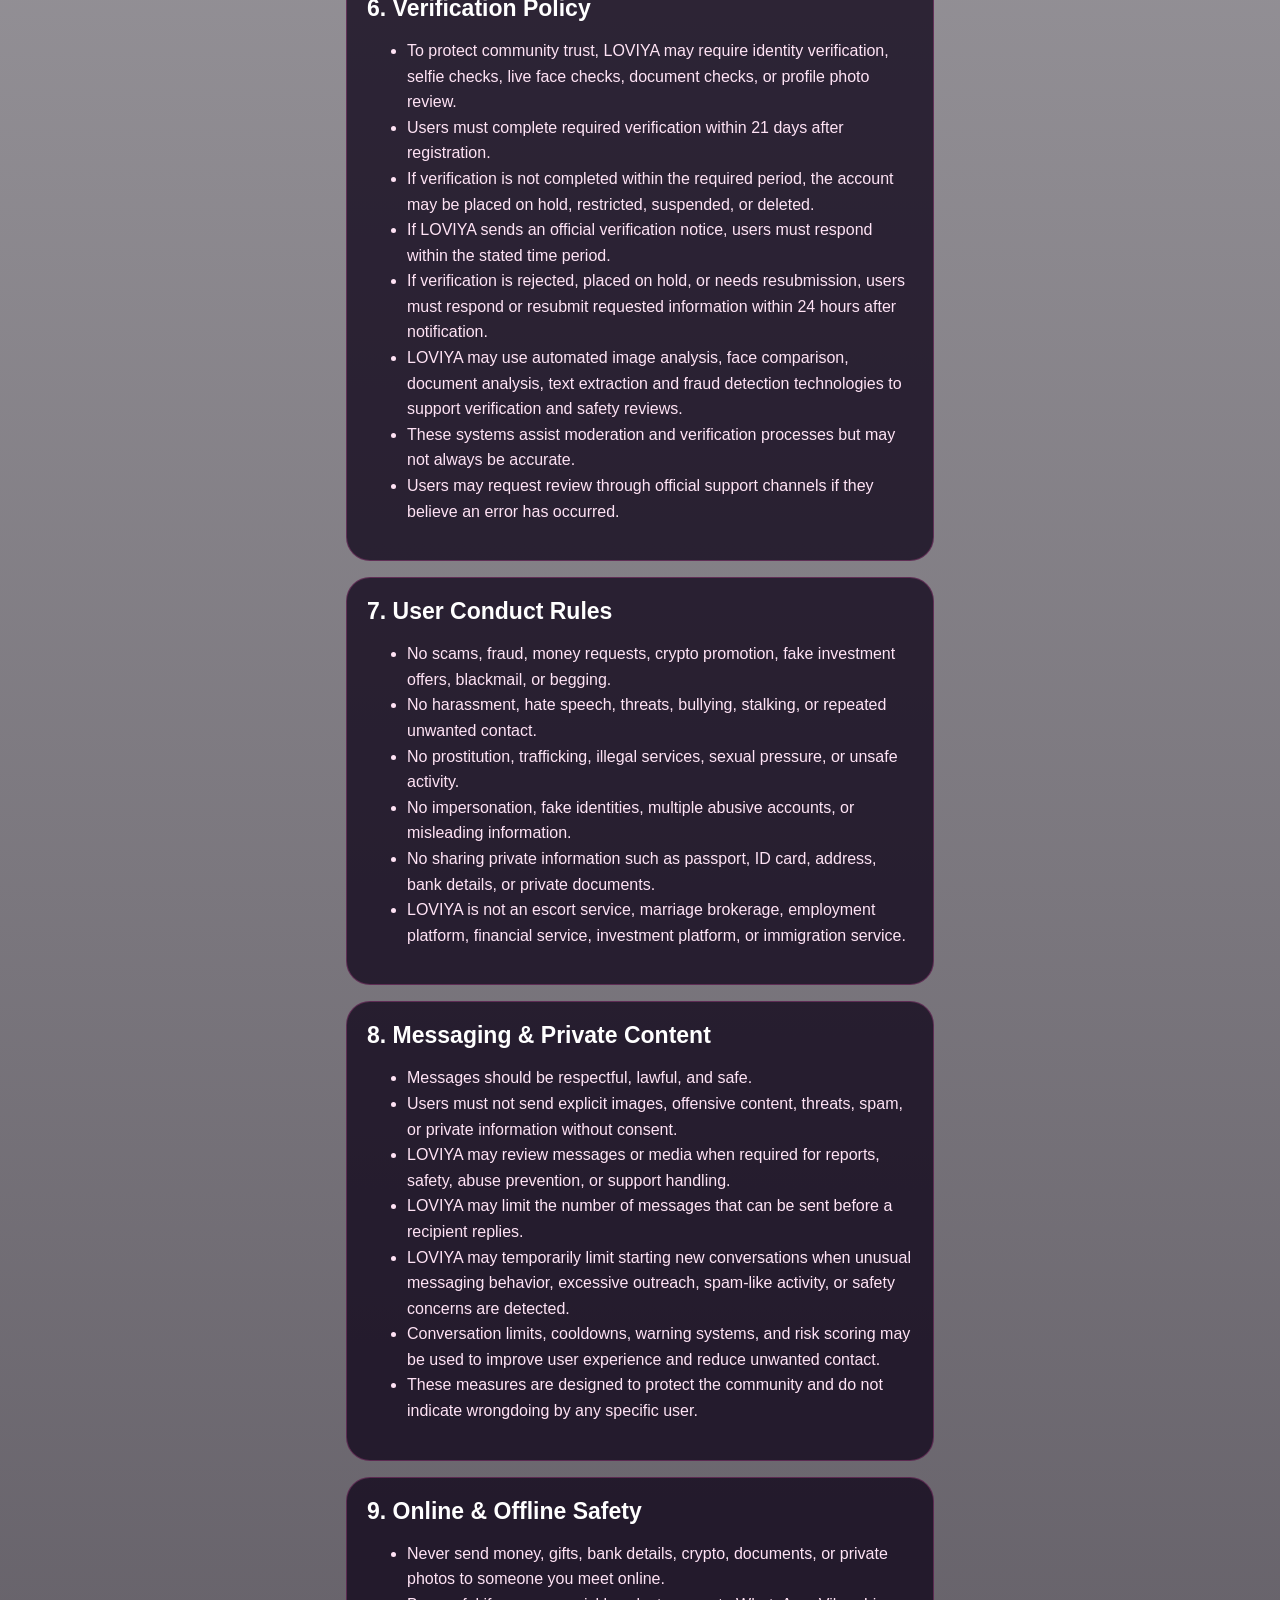
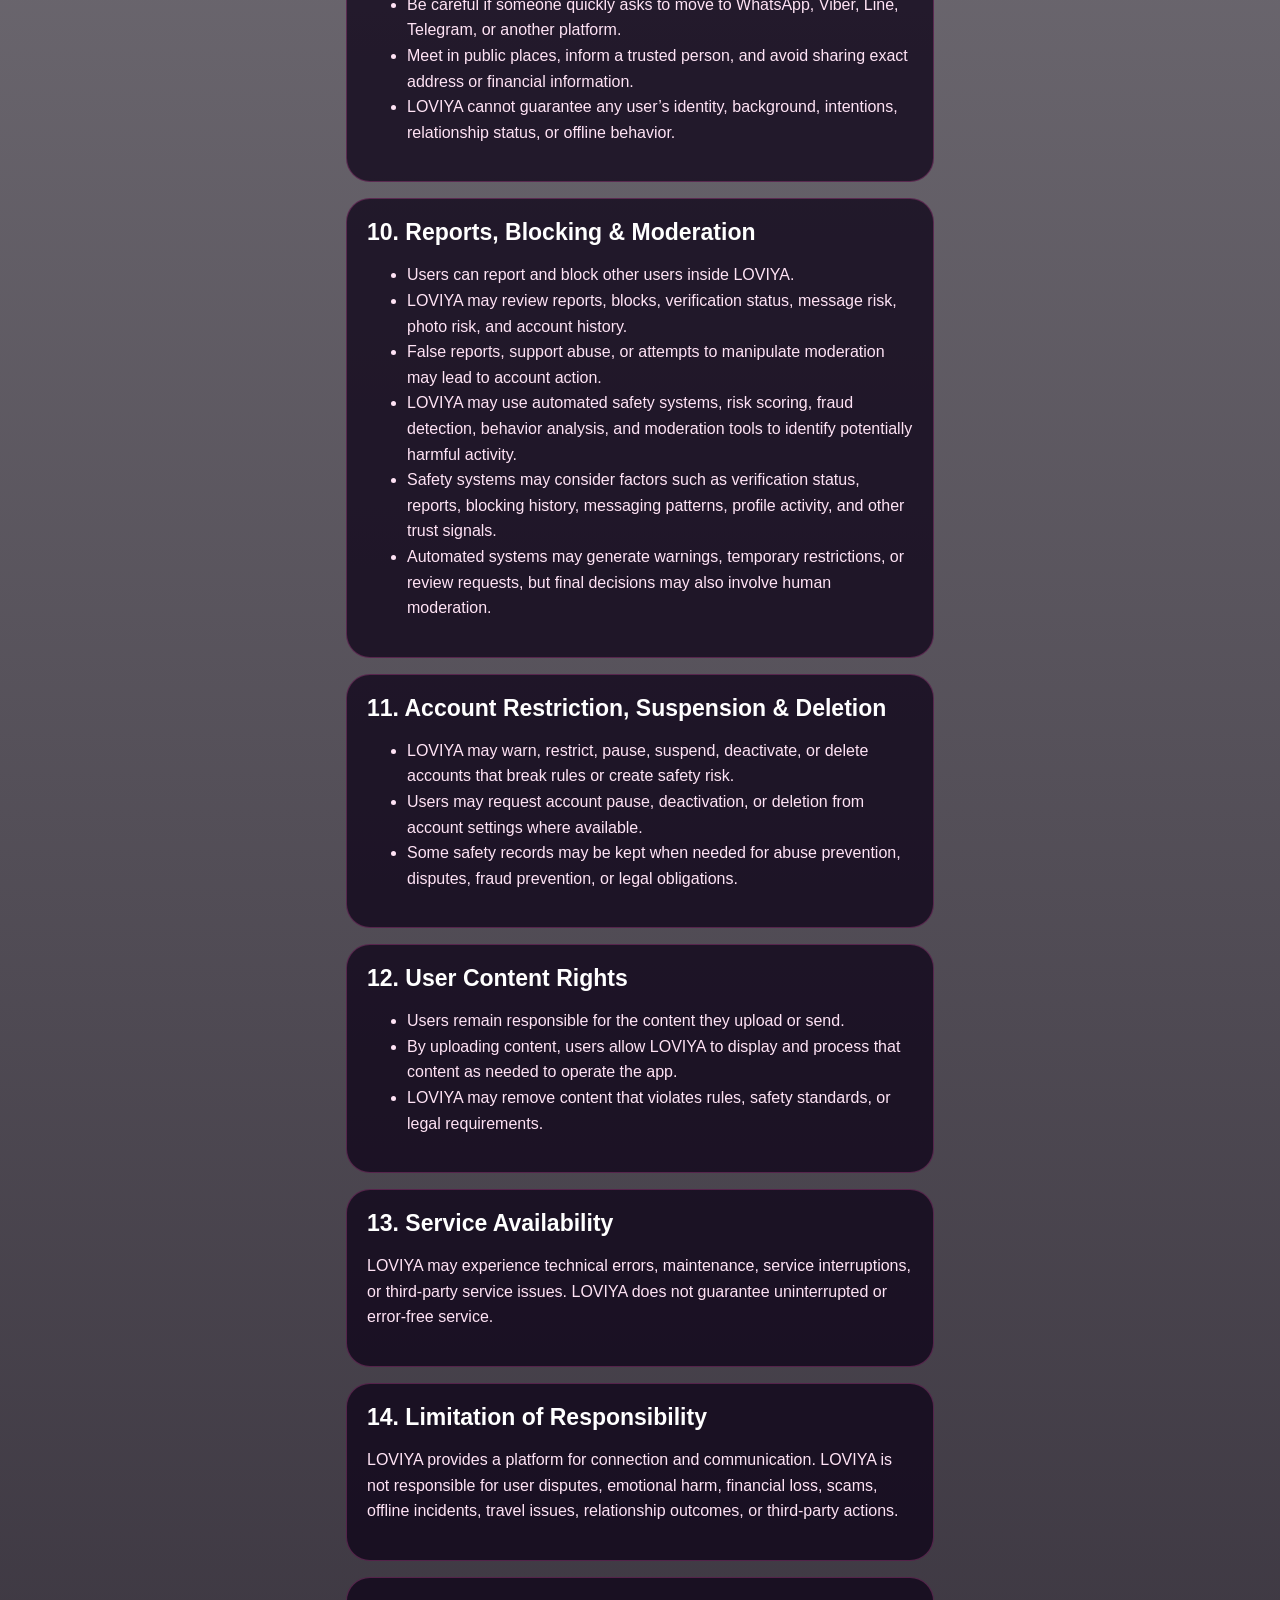
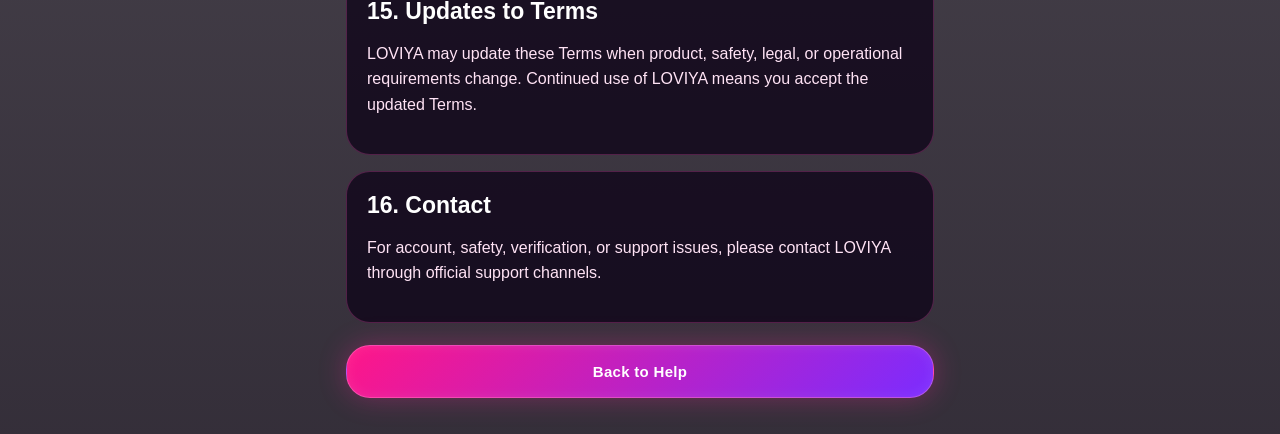
<file: terms.html>
<!DOCTYPE html>
<html lang="en">

<head>
    <meta charset="UTF-8" />
    <meta name="viewport" content="width=device-width, initial-scale=1.0" />
    <title>LOVIYA Terms & Conditions</title>
    <link rel="stylesheet" href="style.css" />
</head>

<body>
    <div class="container policy-page">
        <img src="../assets/logo_full.png" class="logo" alt="LOVIYA" />

        <h1>Terms & Conditions</h1>
        <p class="subtitle">Last updated: May 2026</p>

        <div class="contact-card policy-card">
            <h2>1. Acceptance of Terms</h2>
            <p>By creating an account, accessing, or using LOVIYA, you agree to follow these Terms & Conditions, our
                Privacy Policy, and our Community Guidelines.</p>
            <p>If you do not agree, you should stop using LOVIYA and may request account deletion.</p>
        </div>

        <div class="contact-card policy-card">
            <h2>2. Age Requirement</h2>
            <ul>
                <li>LOVIYA is only for users who are 18 years or older.</li>
                <li>Users must not create accounts for minors or allow minors to use their account.</li>
                <li>Accounts suspected of underage use may be restricted, suspended, or removed.</li>
            </ul>
        </div>

        <div class="contact-card policy-card">
            <h2>3. Personal & Non-Commercial Use</h2>
            <ul>
                <li>LOVIYA is for personal dating, friendship, discovery, and communication only.</li>
                <li>Users must not use LOVIYA for advertising, selling, recruiting, spam, promotions, affiliate links,
                    or commercial services.</li>
                <li>Automated use, scraping, bots, fake traffic, or scripted actions are not allowed.</li>
            </ul>
        </div>

        <div class="contact-card policy-card">
            <h2>4. Account Security</h2>
            <ul>
                <li>Users are responsible for keeping their email, device, password, and LOVIYA account safe.</li>
                <li>LOVIYA cannot view or read user passwords.</li>
                <li>Users must not share passwords, sell accounts, transfer accounts, or allow another person to use
                    their account.</li>
            </ul>
        </div>

        <div class="contact-card policy-card">
            <h2>5. Profiles, Photos & Identity</h2>
            <ul>
                <li>Users should upload real photos and truthful profile information.</li>
                <li>Fake, stolen, misleading, adult, violent, highly edited, AI-generated, or impersonation photos may
                    be removed.</li>
                <li>Photos must not include minors, nudity, sexual acts, violence, drugs, commercial promotions, or
                    offensive themes.</li>
                <li>Users must only upload content they own or have permission to use.</li>
            </ul>
        </div>

        <div class="contact-card policy-card">
            <h2>6. Verification Policy</h2>
            <ul>
                <li>To protect community trust, LOVIYA may require identity verification, selfie checks, live face
                    checks, document checks, or profile photo review.</li>
                <li>Users must complete required verification within 21 days after registration.</li>
                <li>If verification is not completed within the required period, the account may be placed on hold,
                    restricted, suspended, or deleted.</li>
                <li>If LOVIYA sends an official verification notice, users must respond within the stated time period.
                </li>
                <li>If verification is rejected, placed on hold, or needs resubmission, users must respond or resubmit
                    requested information within 24 hours after notification.</li>
                <li>LOVIYA may use automated image analysis, face comparison, document analysis, text extraction and
                    fraud detection technologies to support verification and safety reviews.</li>
                <li>These systems assist moderation and verification processes but may not always be accurate.</li>
                <li>Users may request review through official support channels if they believe an error has occurred.
                </li>
            </ul>
        </div>

        <div class="contact-card policy-card">
            <h2>7. User Conduct Rules</h2>
            <ul>
                <li>No scams, fraud, money requests, crypto promotion, fake investment offers, blackmail, or begging.
                </li>
                <li>No harassment, hate speech, threats, bullying, stalking, or repeated unwanted contact.</li>
                <li>No prostitution, trafficking, illegal services, sexual pressure, or unsafe activity.</li>
                <li>No impersonation, fake identities, multiple abusive accounts, or misleading information.</li>
                <li>No sharing private information such as passport, ID card, address, bank details, or private
                    documents.</li>
                <li>LOVIYA is not an escort service, marriage brokerage, employment platform, financial service,
                    investment platform, or immigration service.</li>
            </ul>
        </div>

        <div class="contact-card policy-card">
            <h2>8. Messaging & Private Content</h2>
            <ul>
                <li>Messages should be respectful, lawful, and safe.</li>
                <li>Users must not send explicit images, offensive content, threats, spam, or private information
                    without consent.</li>
                <li>LOVIYA may review messages or media when required for reports, safety, abuse prevention, or support
                    handling.</li>
                <li>LOVIYA may limit the number of messages that can be sent before a recipient replies.</li>
                <li>LOVIYA may temporarily limit starting new conversations when unusual messaging behavior, excessive
                    outreach, spam-like activity, or safety concerns are detected.</li>
                <li>Conversation limits, cooldowns, warning systems, and risk scoring may be used to improve user
                    experience and reduce unwanted contact.</li>
                <li>These measures are designed to protect the community and do not indicate wrongdoing by any specific
                    user.</li>
            </ul>
        </div>

        <div class="contact-card policy-card">
            <h2>9. Online & Offline Safety</h2>
            <ul>
                <li>Never send money, gifts, bank details, crypto, documents, or private photos to someone you meet
                    online.</li>
                <li>Be careful if someone quickly asks to move to WhatsApp, Viber, Line, Telegram, or another platform.
                </li>
                <li>Meet in public places, inform a trusted person, and avoid sharing exact address or financial
                    information.</li>
                <li>LOVIYA cannot guarantee any user’s identity, background, intentions, relationship status, or offline
                    behavior.</li>
            </ul>
        </div>

        <div class="contact-card policy-card">
            <h2>10. Reports, Blocking & Moderation</h2>
            <ul>
                <li>Users can report and block other users inside LOVIYA.</li>
                <li>LOVIYA may review reports, blocks, verification status, message risk, photo risk, and account
                    history.</li>
                <li>False reports, support abuse, or attempts to manipulate moderation may lead to account action.</li>
                <li>LOVIYA may use automated safety systems, risk scoring, fraud detection, behavior analysis, and
                    moderation tools to identify potentially harmful activity.</li>
                <li>Safety systems may consider factors such as verification status, reports, blocking history,
                    messaging patterns, profile activity, and other trust signals.</li>
                <li>Automated systems may generate warnings, temporary restrictions, or review requests, but final
                    decisions may also involve human moderation.</li>
            </ul>
        </div>

        <div class="contact-card policy-card">
            <h2>11. Account Restriction, Suspension & Deletion</h2>
            <ul>
                <li>LOVIYA may warn, restrict, pause, suspend, deactivate, or delete accounts that break rules or create
                    safety risk.</li>
                <li>Users may request account pause, deactivation, or deletion from account settings where available.
                </li>
                <li>Some safety records may be kept when needed for abuse prevention, disputes, fraud prevention, or
                    legal obligations.</li>
            </ul>
        </div>

        <div class="contact-card policy-card">
            <h2>12. User Content Rights</h2>
            <ul>
                <li>Users remain responsible for the content they upload or send.</li>
                <li>By uploading content, users allow LOVIYA to display and process that content as needed to operate
                    the app.</li>
                <li>LOVIYA may remove content that violates rules, safety standards, or legal requirements.</li>
            </ul>
        </div>

        <div class="contact-card policy-card">
            <h2>13. Service Availability</h2>
            <p>LOVIYA may experience technical errors, maintenance, service interruptions, or third-party service
                issues. LOVIYA does not guarantee uninterrupted or error-free service.</p>
        </div>

        <div class="contact-card policy-card">
            <h2>14. Limitation of Responsibility</h2>
            <p>LOVIYA provides a platform for connection and communication. LOVIYA is not responsible for user disputes,
                emotional harm, financial loss, scams, offline incidents, travel issues, relationship outcomes, or
                third-party actions.</p>
        </div>

        <div class="contact-card policy-card">
            <h2>15. Updates to Terms</h2>
            <p>LOVIYA may update these Terms when product, safety, legal, or operational requirements change. Continued
                use of LOVIYA means you accept the updated Terms.</p>
        </div>

        <div class="contact-card policy-card">
            <h2>16. Contact</h2>
            <p>For account, safety, verification, or support issues, please contact LOVIYA through official support
                channels.</p>
        </div>

        <button class="back-help-btn" onclick="window.location.href='/'">
            Back to Help
        </button>
    </div>
</body>

</html>
</file>
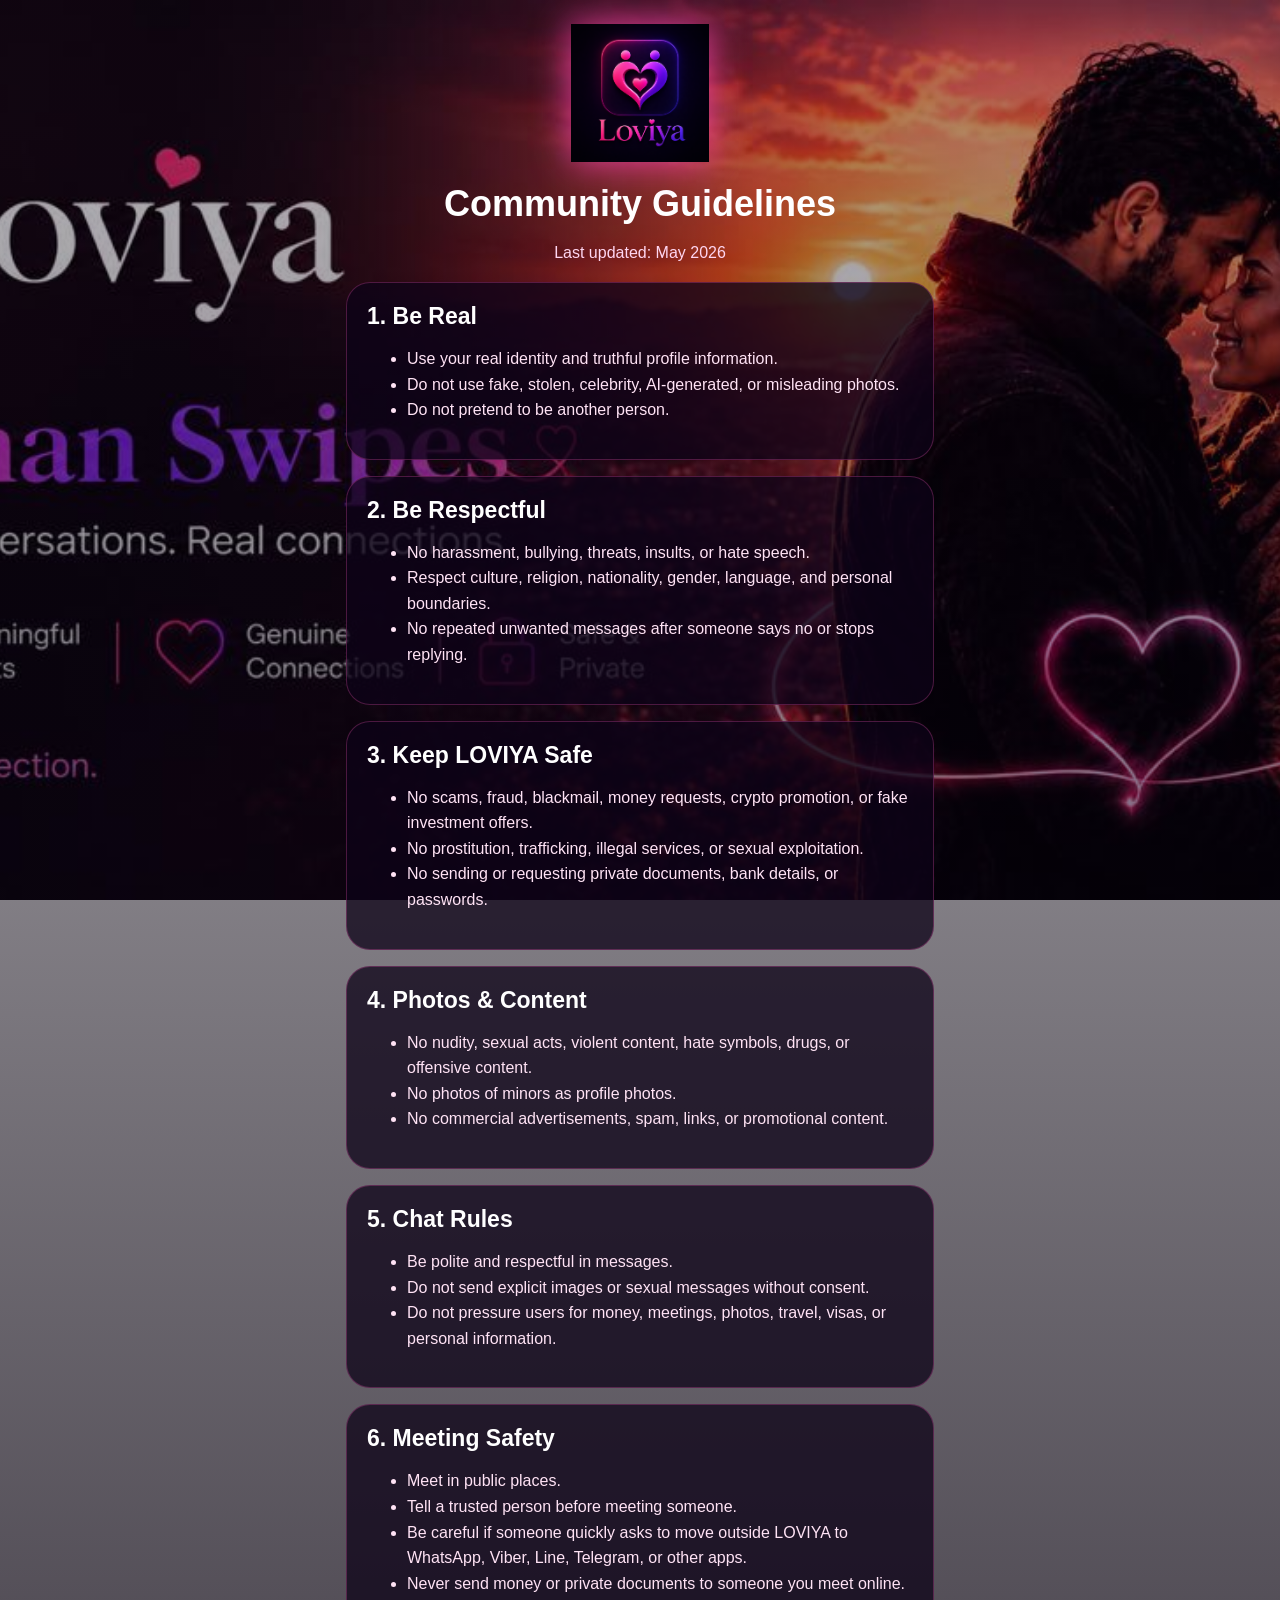
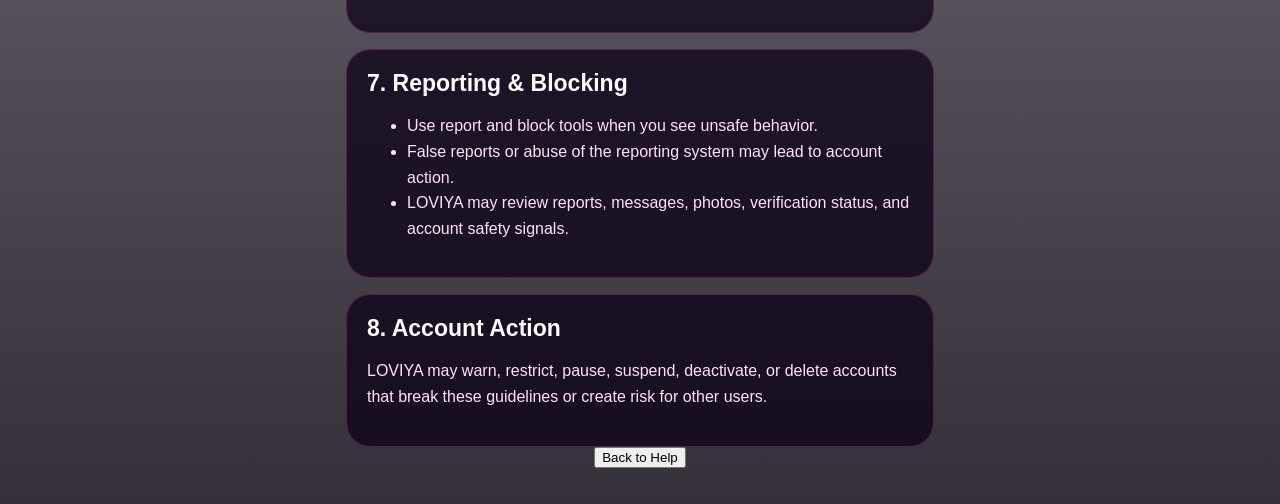
<file: help/community-guidelines.html>
<!DOCTYPE html>
<html lang="en">

<head>
    <meta charset="UTF-8" />
    <meta name="viewport" content="width=device-width, initial-scale=1.0" />
    <title>LOVIYA Community Guidelines</title>
    <link rel="stylesheet" href="style.css" />
</head>

<body>
    <div class="container policy-page">
        <img src="../assets/logo_full.png" class="logo" alt="LOVIYA" />

        <h1>Community Guidelines</h1>
        <p class="subtitle">Last updated: May 2026</p>

        <div class="contact-card policy-card">
            <h2>1. Be Real</h2>
            <ul>
                <li>Use your real identity and truthful profile information.</li>
                <li>Do not use fake, stolen, celebrity, AI-generated, or misleading photos.</li>
                <li>Do not pretend to be another person.</li>
            </ul>
        </div>

        <div class="contact-card policy-card">
            <h2>2. Be Respectful</h2>
            <ul>
                <li>No harassment, bullying, threats, insults, or hate speech.</li>
                <li>Respect culture, religion, nationality, gender, language, and personal boundaries.</li>
                <li>No repeated unwanted messages after someone says no or stops replying.</li>
            </ul>
        </div>

        <div class="contact-card policy-card">
            <h2>3. Keep LOVIYA Safe</h2>
            <ul>
                <li>No scams, fraud, blackmail, money requests, crypto promotion, or fake investment offers.</li>
                <li>No prostitution, trafficking, illegal services, or sexual exploitation.</li>
                <li>No sending or requesting private documents, bank details, or passwords.</li>
            </ul>
        </div>

        <div class="contact-card policy-card">
            <h2>4. Photos & Content</h2>
            <ul>
                <li>No nudity, sexual acts, violent content, hate symbols, drugs, or offensive content.</li>
                <li>No photos of minors as profile photos.</li>
                <li>No commercial advertisements, spam, links, or promotional content.</li>
            </ul>
        </div>

        <div class="contact-card policy-card">
            <h2>5. Chat Rules</h2>
            <ul>
                <li>Be polite and respectful in messages.</li>
                <li>Do not send explicit images or sexual messages without consent.</li>
                <li>Do not pressure users for money, meetings, photos, travel, visas, or personal information.</li>
            </ul>
        </div>

        <div class="contact-card policy-card">
            <h2>6. Meeting Safety</h2>
            <ul>
                <li>Meet in public places.</li>
                <li>Tell a trusted person before meeting someone.</li>
                <li>Be careful if someone quickly asks to move outside LOVIYA to WhatsApp, Viber, Line, Telegram, or
                    other apps.</li>
                <li>Never send money or private documents to someone you meet online.</li>
            </ul>
        </div>

        <div class="contact-card policy-card">
            <h2>7. Reporting & Blocking</h2>
            <ul>
                <li>Use report and block tools when you see unsafe behavior.</li>
                <li>False reports or abuse of the reporting system may lead to account action.</li>
                <li>LOVIYA may review reports, messages, photos, verification status, and account safety signals.</li>
            </ul>
        </div>

        <div class="contact-card policy-card">
            <h2>8. Account Action</h2>
            <p>LOVIYA may warn, restrict, pause, suspend, deactivate, or delete accounts that break these guidelines or
                create risk for other users.</p>
        </div>

        <button onclick="window.location.href='index.html'">Back to Help</button>
    </div>
</body>

</html>
</file>
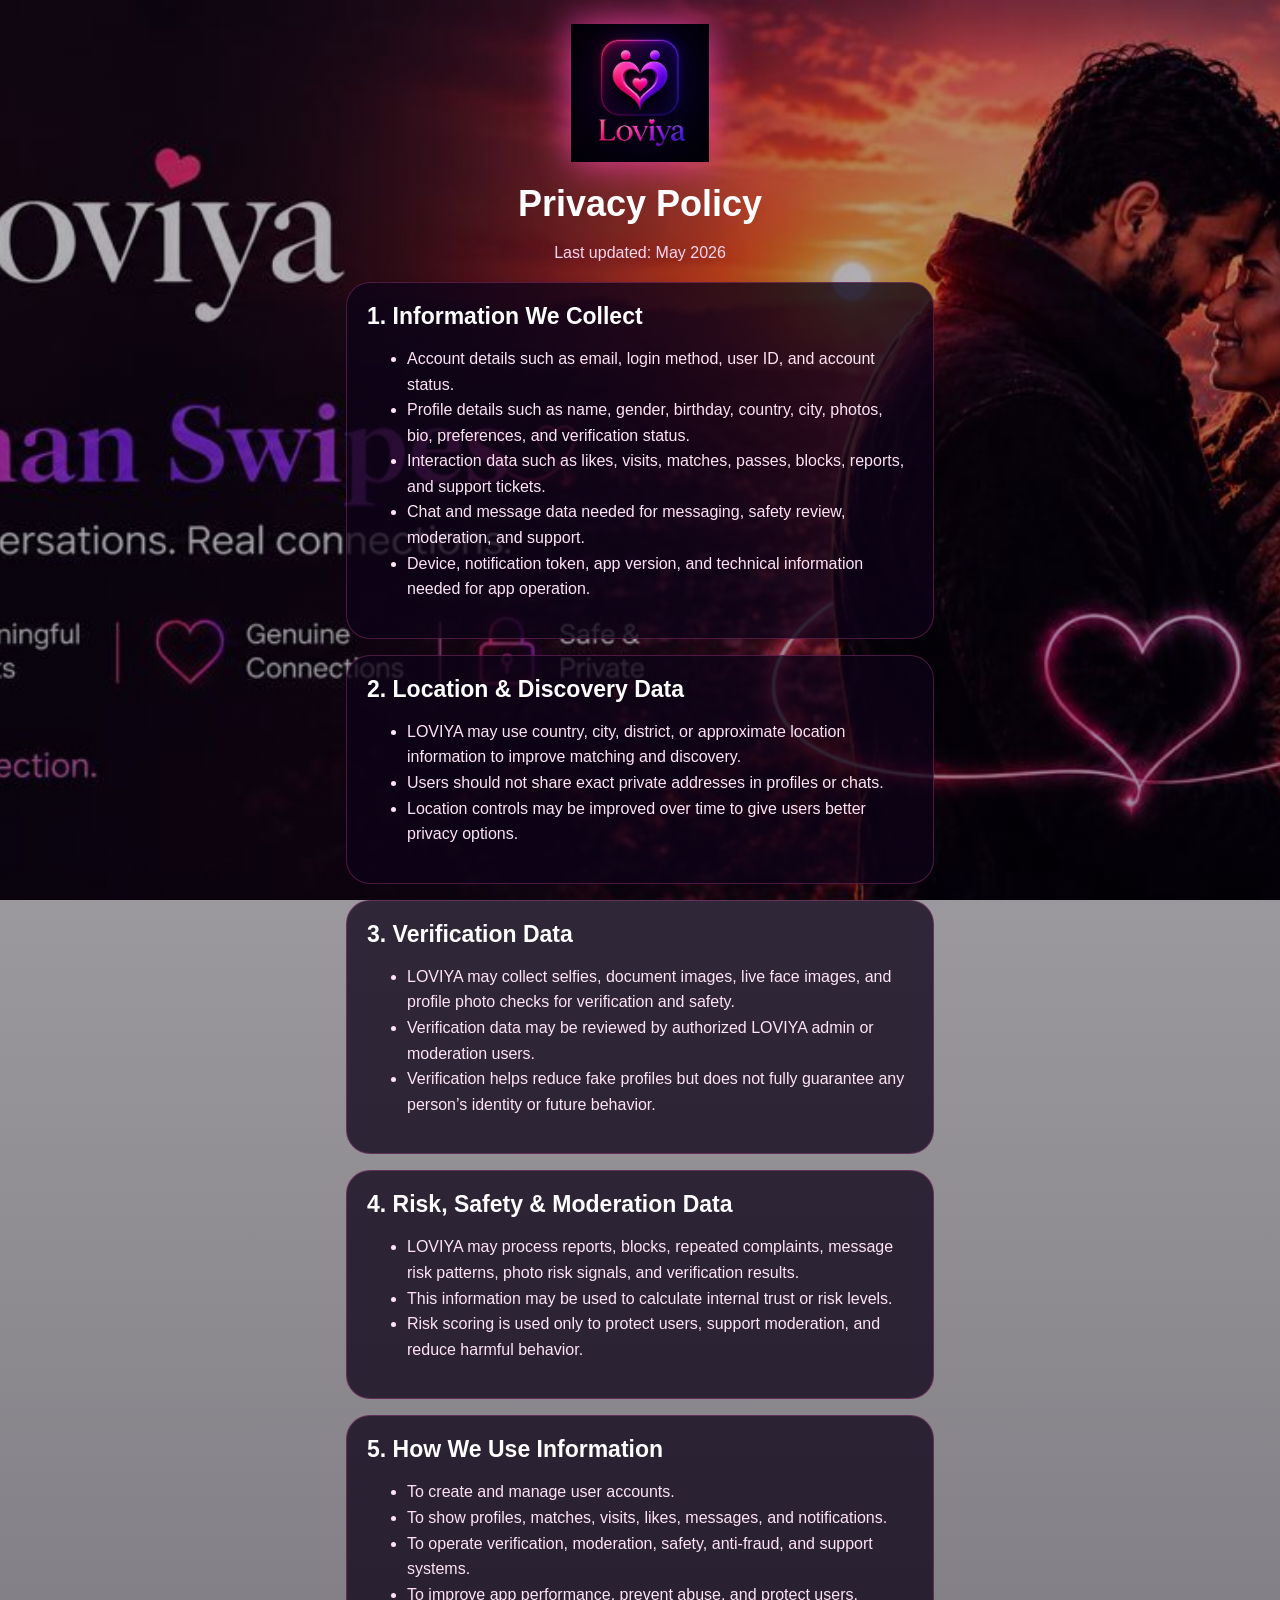
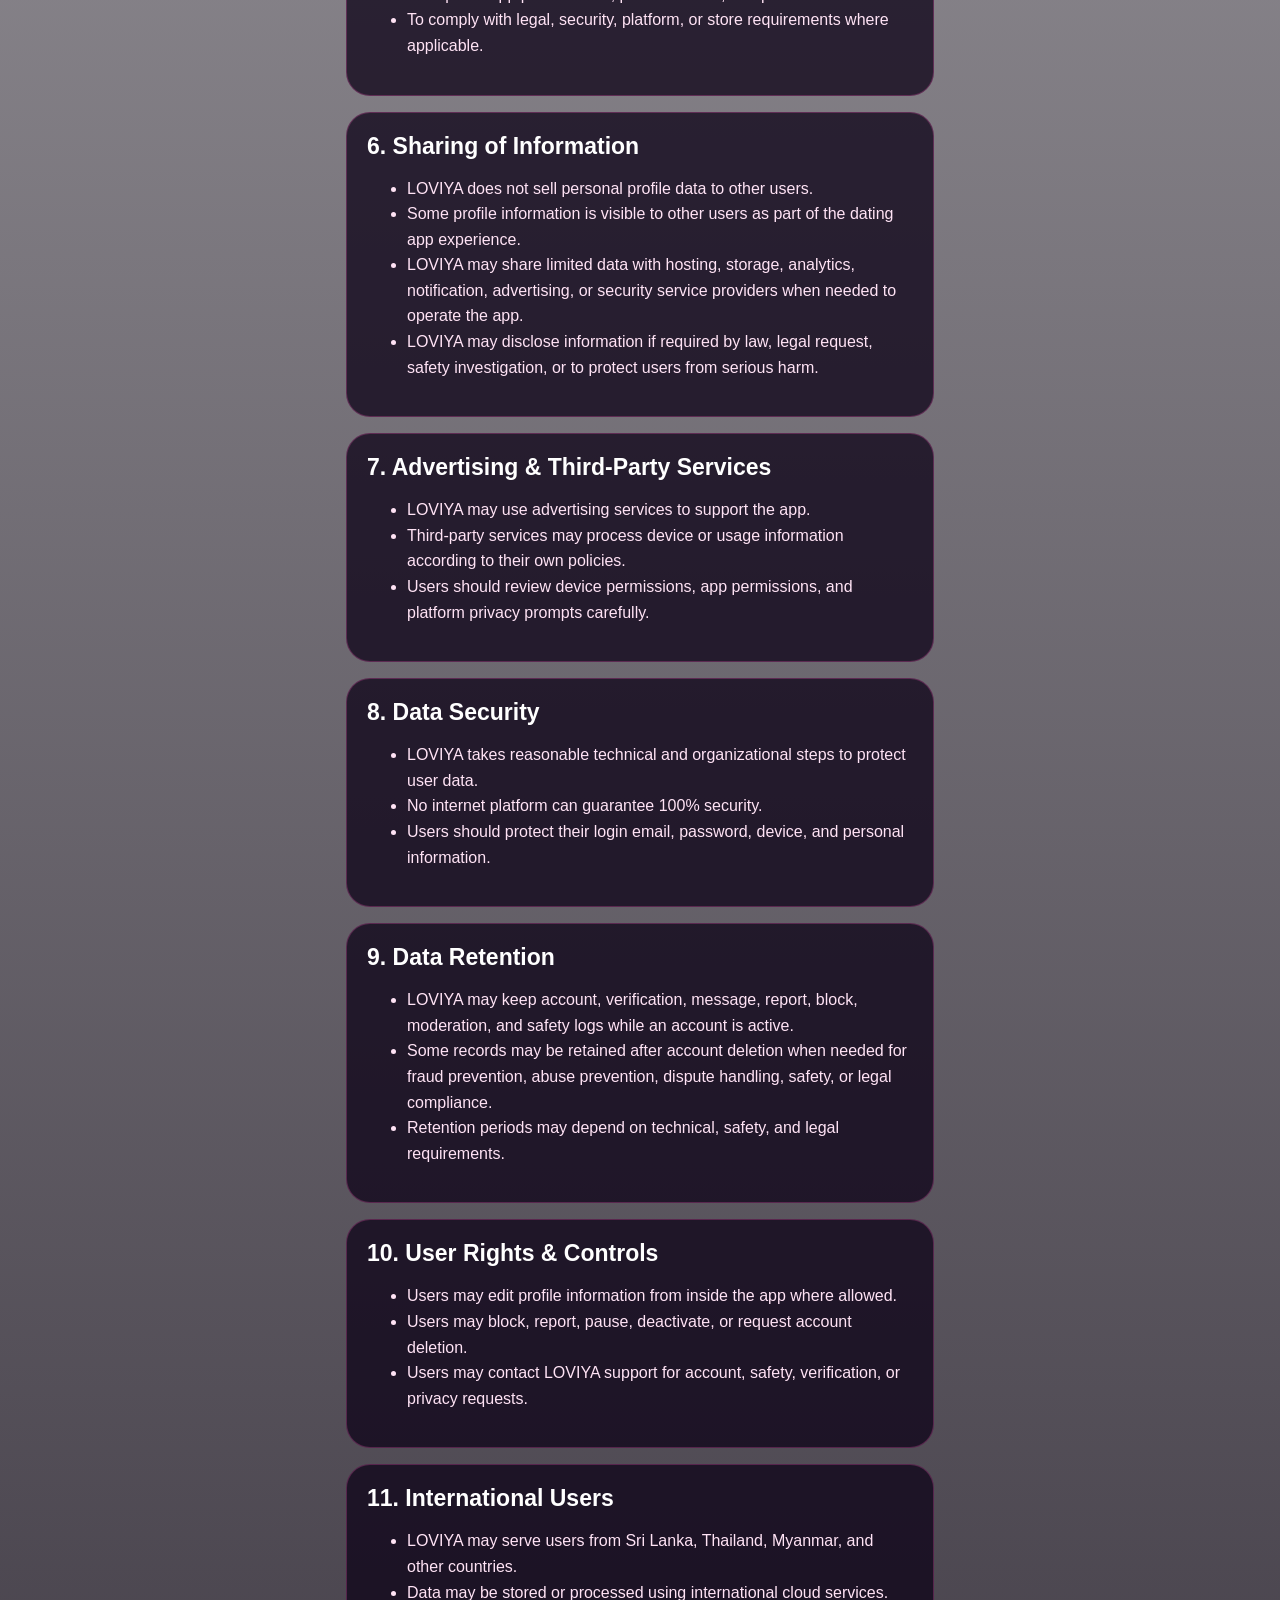
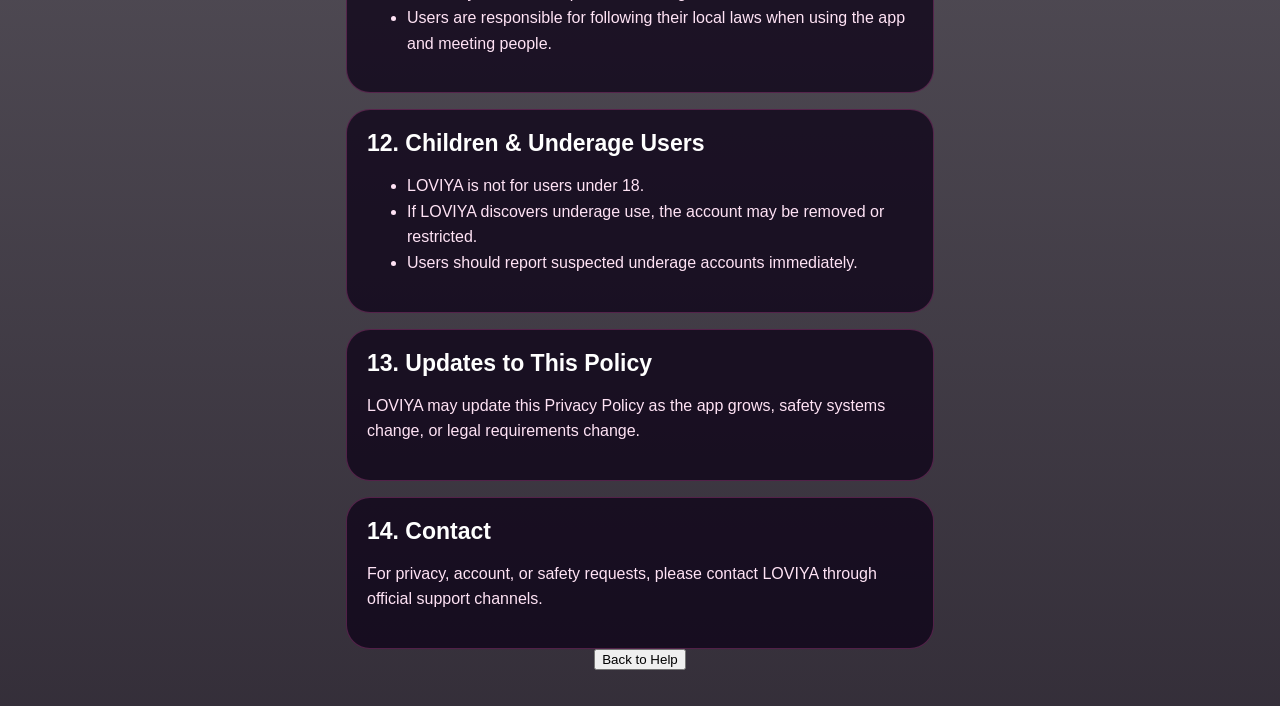
<file: help/privacy.html>
<!DOCTYPE html>
<html lang="en">

<head>
    <meta charset="UTF-8" />
    <meta name="viewport" content="width=device-width, initial-scale=1.0" />
    <title>LOVIYA Privacy Policy</title>
    <link rel="stylesheet" href="style.css" />
</head>

<body>
    <div class="container policy-page">
        <img src="../assets/logo_full.png" class="logo" alt="LOVIYA" />

        <h1>Privacy Policy</h1>
        <p class="subtitle">Last updated: May 2026</p>

        <div class="contact-card policy-card">
            <h2>1. Information We Collect</h2>
            <ul>
                <li>Account details such as email, login method, user ID, and account status.</li>
                <li>Profile details such as name, gender, birthday, country, city, photos, bio, preferences, and
                    verification status.</li>
                <li>Interaction data such as likes, visits, matches, passes, blocks, reports, and support tickets.</li>
                <li>Chat and message data needed for messaging, safety review, moderation, and support.</li>
                <li>Device, notification token, app version, and technical information needed for app operation.</li>
            </ul>
        </div>

        <div class="contact-card policy-card">
            <h2>2. Location & Discovery Data</h2>
            <ul>
                <li>LOVIYA may use country, city, district, or approximate location information to improve matching and
                    discovery.</li>
                <li>Users should not share exact private addresses in profiles or chats.</li>
                <li>Location controls may be improved over time to give users better privacy options.</li>
            </ul>
        </div>

        <div class="contact-card policy-card">
            <h2>3. Verification Data</h2>
            <ul>
                <li>LOVIYA may collect selfies, document images, live face images, and profile photo checks for
                    verification and safety.</li>
                <li>Verification data may be reviewed by authorized LOVIYA admin or moderation users.</li>
                <li>Verification helps reduce fake profiles but does not fully guarantee any person’s identity or future
                    behavior.</li>
            </ul>
        </div>

        <div class="contact-card policy-card">
            <h2>4. Risk, Safety & Moderation Data</h2>
            <ul>
                <li>LOVIYA may process reports, blocks, repeated complaints, message risk patterns, photo risk signals,
                    and verification results.</li>
                <li>This information may be used to calculate internal trust or risk levels.</li>
                <li>Risk scoring is used only to protect users, support moderation, and reduce harmful behavior.</li>
            </ul>
        </div>

        <div class="contact-card policy-card">
            <h2>5. How We Use Information</h2>
            <ul>
                <li>To create and manage user accounts.</li>
                <li>To show profiles, matches, visits, likes, messages, and notifications.</li>
                <li>To operate verification, moderation, safety, anti-fraud, and support systems.</li>
                <li>To improve app performance, prevent abuse, and protect users.</li>
                <li>To comply with legal, security, platform, or store requirements where applicable.</li>
            </ul>
        </div>

        <div class="contact-card policy-card">
            <h2>6. Sharing of Information</h2>
            <ul>
                <li>LOVIYA does not sell personal profile data to other users.</li>
                <li>Some profile information is visible to other users as part of the dating app experience.</li>
                <li>LOVIYA may share limited data with hosting, storage, analytics, notification, advertising, or
                    security service providers when needed to operate the app.</li>
                <li>LOVIYA may disclose information if required by law, legal request, safety investigation, or to
                    protect users from serious harm.</li>
            </ul>
        </div>

        <div class="contact-card policy-card">
            <h2>7. Advertising & Third-Party Services</h2>
            <ul>
                <li>LOVIYA may use advertising services to support the app.</li>
                <li>Third-party services may process device or usage information according to their own policies.</li>
                <li>Users should review device permissions, app permissions, and platform privacy prompts carefully.
                </li>
            </ul>
        </div>

        <div class="contact-card policy-card">
            <h2>8. Data Security</h2>
            <ul>
                <li>LOVIYA takes reasonable technical and organizational steps to protect user data.</li>
                <li>No internet platform can guarantee 100% security.</li>
                <li>Users should protect their login email, password, device, and personal information.</li>
            </ul>
        </div>

        <div class="contact-card policy-card">
            <h2>9. Data Retention</h2>
            <ul>
                <li>LOVIYA may keep account, verification, message, report, block, moderation, and safety logs while an
                    account is active.</li>
                <li>Some records may be retained after account deletion when needed for fraud prevention, abuse
                    prevention, dispute handling, safety, or legal compliance.</li>
                <li>Retention periods may depend on technical, safety, and legal requirements.</li>
            </ul>
        </div>

        <div class="contact-card policy-card">
            <h2>10. User Rights & Controls</h2>
            <ul>
                <li>Users may edit profile information from inside the app where allowed.</li>
                <li>Users may block, report, pause, deactivate, or request account deletion.</li>
                <li>Users may contact LOVIYA support for account, safety, verification, or privacy requests.</li>
            </ul>
        </div>

        <div class="contact-card policy-card">
            <h2>11. International Users</h2>
            <ul>
                <li>LOVIYA may serve users from Sri Lanka, Thailand, Myanmar, and other countries.</li>
                <li>Data may be stored or processed using international cloud services.</li>
                <li>Users are responsible for following their local laws when using the app and meeting people.</li>
            </ul>
        </div>

        <div class="contact-card policy-card">
            <h2>12. Children & Underage Users</h2>
            <ul>
                <li>LOVIYA is not for users under 18.</li>
                <li>If LOVIYA discovers underage use, the account may be removed or restricted.</li>
                <li>Users should report suspected underage accounts immediately.</li>
            </ul>
        </div>

        <div class="contact-card policy-card">
            <h2>13. Updates to This Policy</h2>
            <p>LOVIYA may update this Privacy Policy as the app grows, safety systems change, or legal requirements
                change.</p>
        </div>

        <div class="contact-card policy-card">
            <h2>14. Contact</h2>
            <p>For privacy, account, or safety requests, please contact LOVIYA through official support channels.</p>
        </div>

        <button onclick="window.location.href='index.html'">Back to Help</button>
    </div>
</body>

</html>
</file>
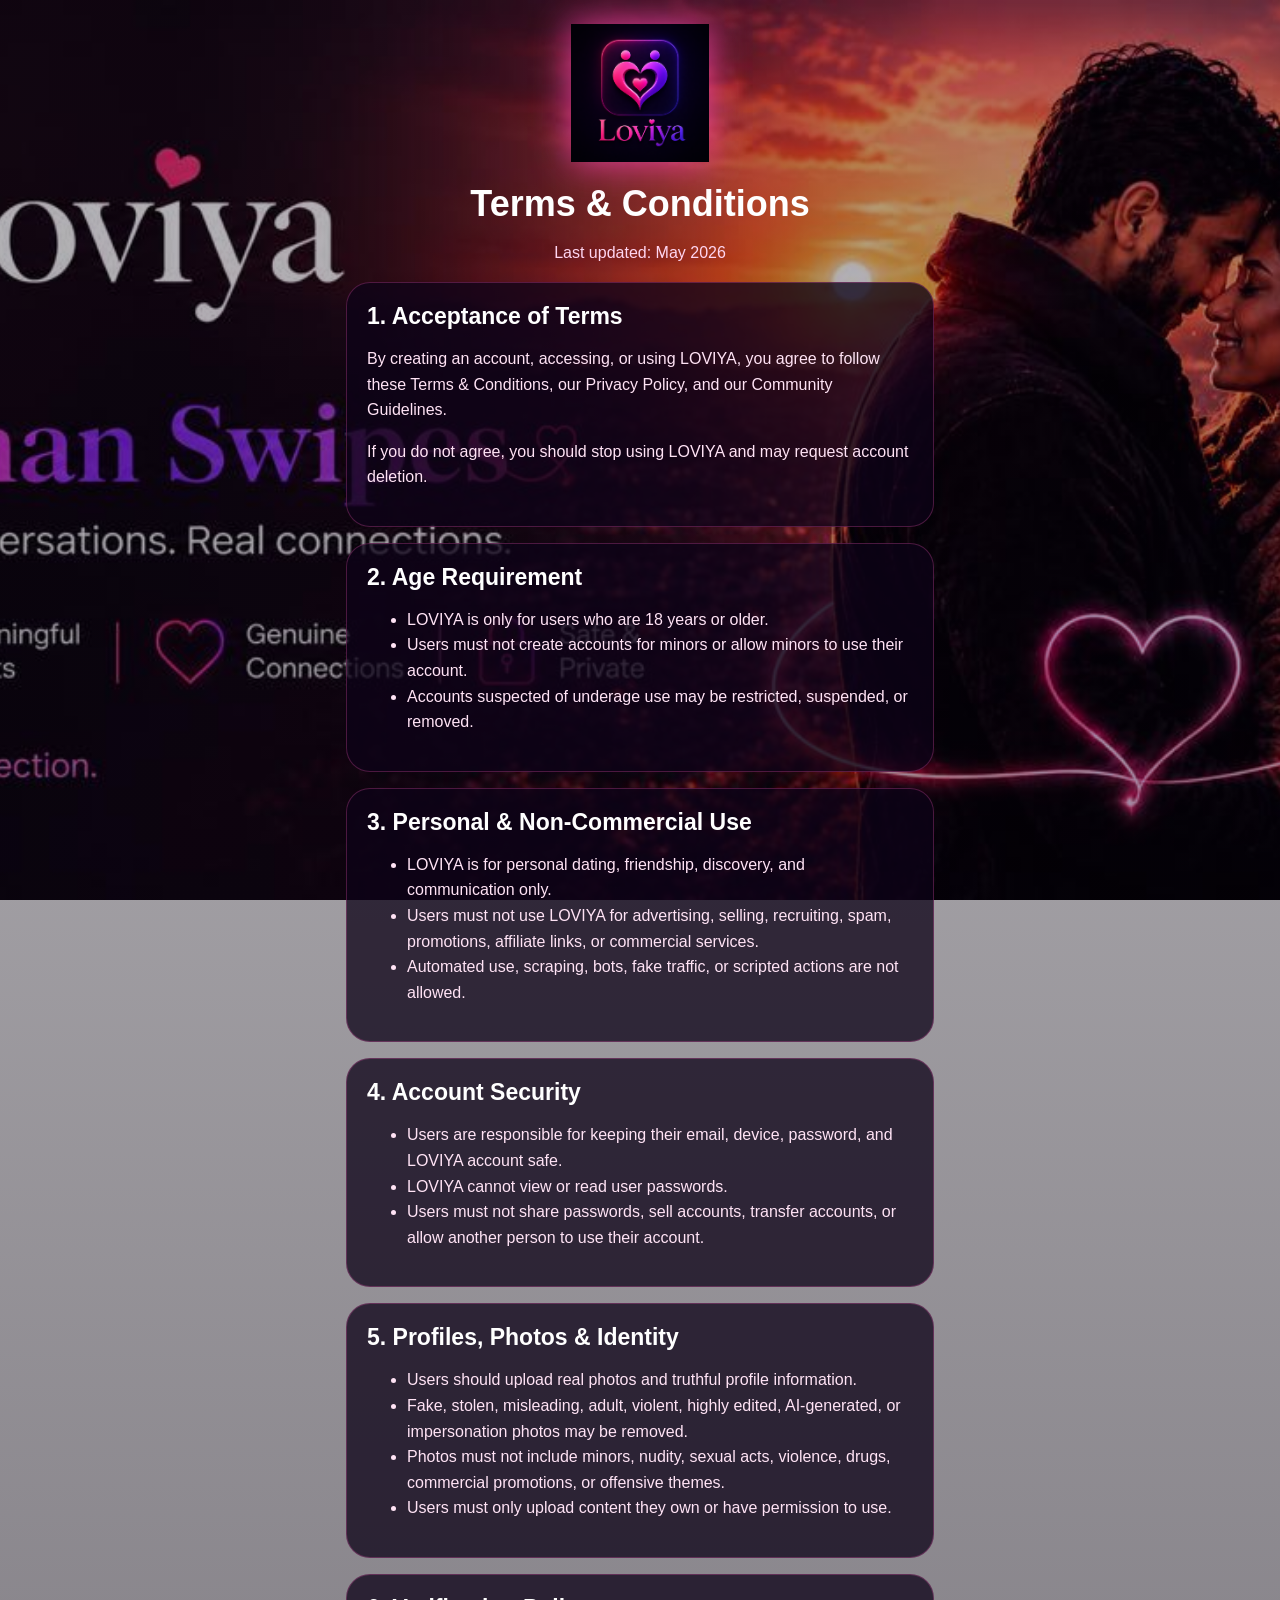
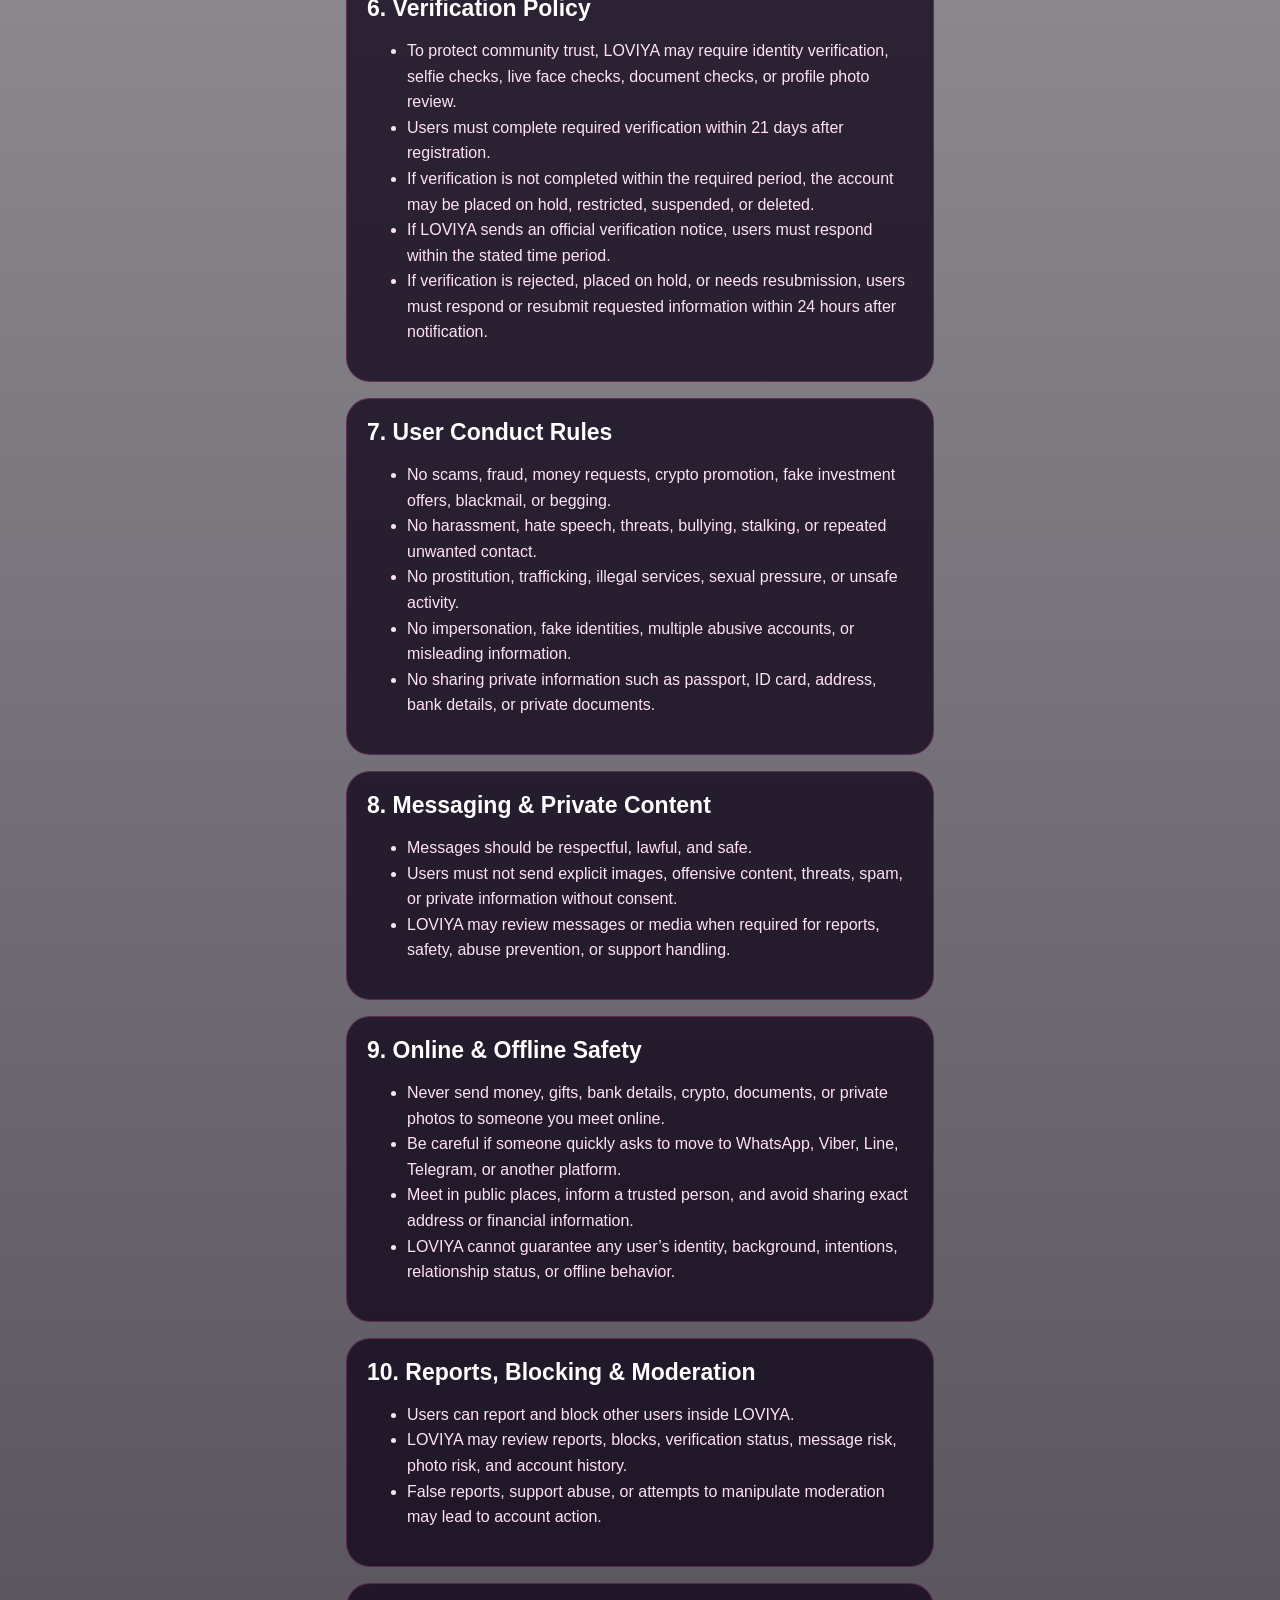
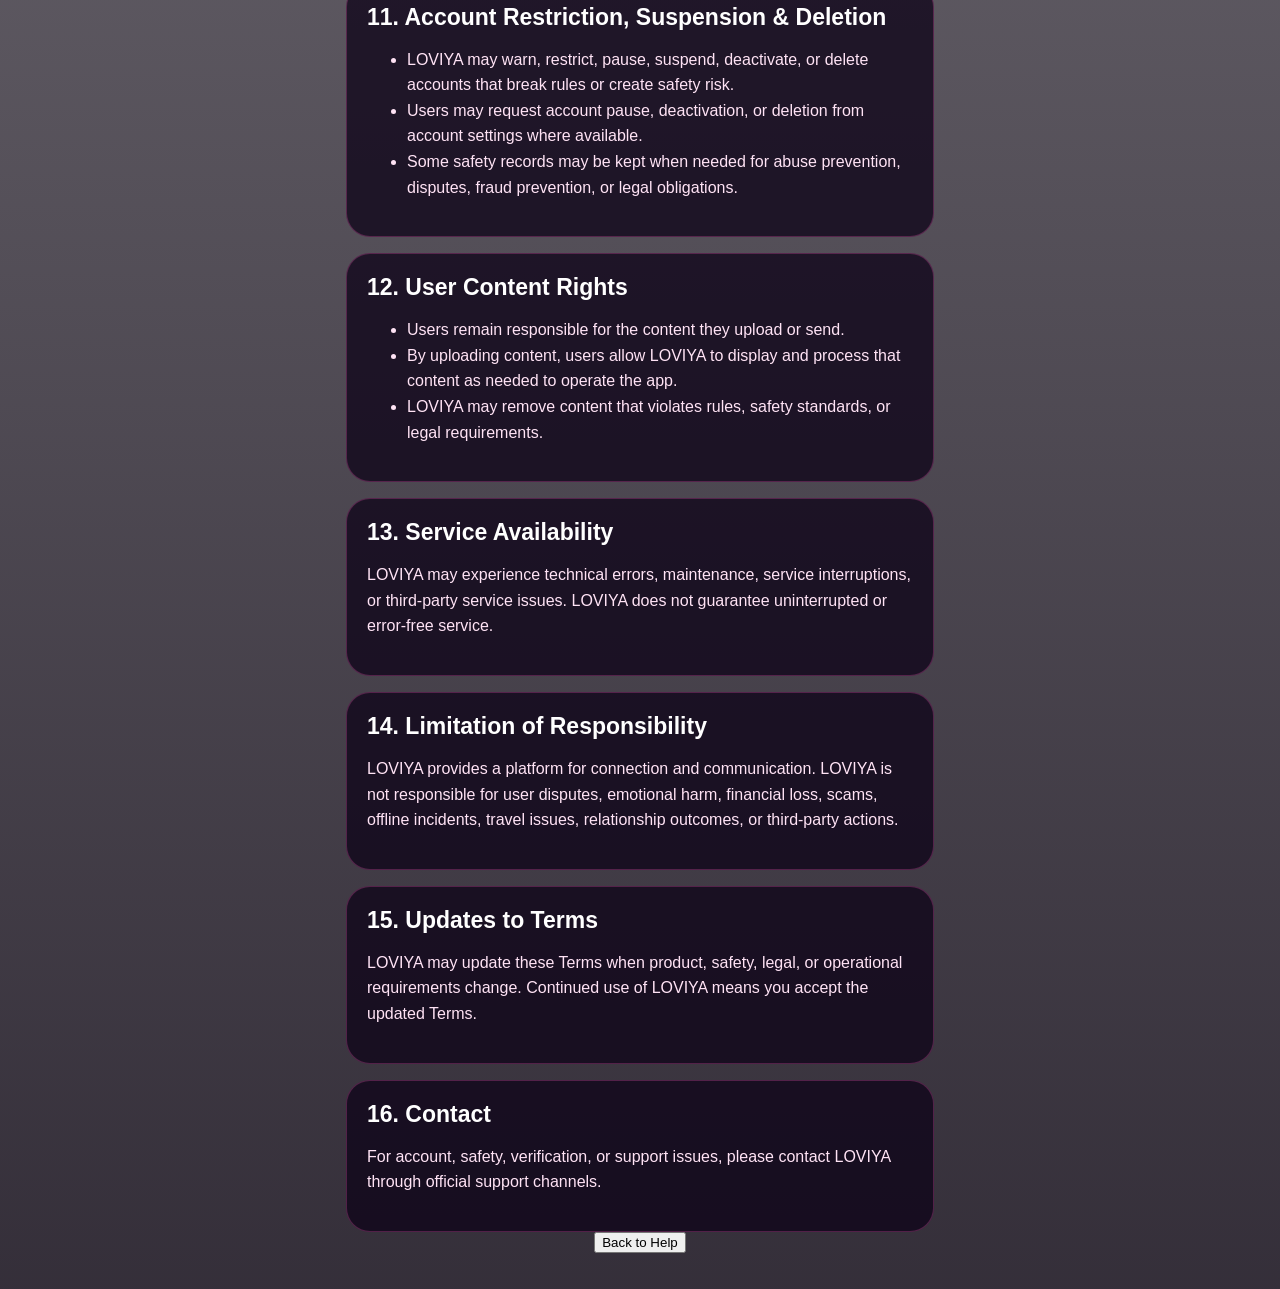
<file: help/terms.html>
<!DOCTYPE html>
<html lang="en">

<head>
    <meta charset="UTF-8" />
    <meta name="viewport" content="width=device-width, initial-scale=1.0" />
    <title>LOVIYA Terms & Conditions</title>
    <link rel="stylesheet" href="style.css" />
</head>

<body>
    <div class="container policy-page">
        <img src="../assets/logo_full.png" class="logo" alt="LOVIYA" />

        <h1>Terms & Conditions</h1>
        <p class="subtitle">Last updated: May 2026</p>

        <div class="contact-card policy-card">
            <h2>1. Acceptance of Terms</h2>
            <p>By creating an account, accessing, or using LOVIYA, you agree to follow these Terms & Conditions, our
                Privacy Policy, and our Community Guidelines.</p>
            <p>If you do not agree, you should stop using LOVIYA and may request account deletion.</p>
        </div>

        <div class="contact-card policy-card">
            <h2>2. Age Requirement</h2>
            <ul>
                <li>LOVIYA is only for users who are 18 years or older.</li>
                <li>Users must not create accounts for minors or allow minors to use their account.</li>
                <li>Accounts suspected of underage use may be restricted, suspended, or removed.</li>
            </ul>
        </div>

        <div class="contact-card policy-card">
            <h2>3. Personal & Non-Commercial Use</h2>
            <ul>
                <li>LOVIYA is for personal dating, friendship, discovery, and communication only.</li>
                <li>Users must not use LOVIYA for advertising, selling, recruiting, spam, promotions, affiliate links,
                    or commercial services.</li>
                <li>Automated use, scraping, bots, fake traffic, or scripted actions are not allowed.</li>
            </ul>
        </div>

        <div class="contact-card policy-card">
            <h2>4. Account Security</h2>
            <ul>
                <li>Users are responsible for keeping their email, device, password, and LOVIYA account safe.</li>
                <li>LOVIYA cannot view or read user passwords.</li>
                <li>Users must not share passwords, sell accounts, transfer accounts, or allow another person to use
                    their account.</li>
            </ul>
        </div>

        <div class="contact-card policy-card">
            <h2>5. Profiles, Photos & Identity</h2>
            <ul>
                <li>Users should upload real photos and truthful profile information.</li>
                <li>Fake, stolen, misleading, adult, violent, highly edited, AI-generated, or impersonation photos may
                    be removed.</li>
                <li>Photos must not include minors, nudity, sexual acts, violence, drugs, commercial promotions, or
                    offensive themes.</li>
                <li>Users must only upload content they own or have permission to use.</li>
            </ul>
        </div>

        <div class="contact-card policy-card">
            <h2>6. Verification Policy</h2>
            <ul>
                <li>To protect community trust, LOVIYA may require identity verification, selfie checks, live face
                    checks, document checks, or profile photo review.</li>
                <li>Users must complete required verification within 21 days after registration.</li>
                <li>If verification is not completed within the required period, the account may be placed on hold,
                    restricted, suspended, or deleted.</li>
                <li>If LOVIYA sends an official verification notice, users must respond within the stated time period.
                </li>
                <li>If verification is rejected, placed on hold, or needs resubmission, users must respond or resubmit
                    requested information within 24 hours after notification.</li>
            </ul>
        </div>

        <div class="contact-card policy-card">
            <h2>7. User Conduct Rules</h2>
            <ul>
                <li>No scams, fraud, money requests, crypto promotion, fake investment offers, blackmail, or begging.
                </li>
                <li>No harassment, hate speech, threats, bullying, stalking, or repeated unwanted contact.</li>
                <li>No prostitution, trafficking, illegal services, sexual pressure, or unsafe activity.</li>
                <li>No impersonation, fake identities, multiple abusive accounts, or misleading information.</li>
                <li>No sharing private information such as passport, ID card, address, bank details, or private
                    documents.</li>
            </ul>
        </div>

        <div class="contact-card policy-card">
            <h2>8. Messaging & Private Content</h2>
            <ul>
                <li>Messages should be respectful, lawful, and safe.</li>
                <li>Users must not send explicit images, offensive content, threats, spam, or private information
                    without consent.</li>
                <li>LOVIYA may review messages or media when required for reports, safety, abuse prevention, or support
                    handling.</li>
            </ul>
        </div>

        <div class="contact-card policy-card">
            <h2>9. Online & Offline Safety</h2>
            <ul>
                <li>Never send money, gifts, bank details, crypto, documents, or private photos to someone you meet
                    online.</li>
                <li>Be careful if someone quickly asks to move to WhatsApp, Viber, Line, Telegram, or another platform.
                </li>
                <li>Meet in public places, inform a trusted person, and avoid sharing exact address or financial
                    information.</li>
                <li>LOVIYA cannot guarantee any user’s identity, background, intentions, relationship status, or offline
                    behavior.</li>
            </ul>
        </div>

        <div class="contact-card policy-card">
            <h2>10. Reports, Blocking & Moderation</h2>
            <ul>
                <li>Users can report and block other users inside LOVIYA.</li>
                <li>LOVIYA may review reports, blocks, verification status, message risk, photo risk, and account
                    history.</li>
                <li>False reports, support abuse, or attempts to manipulate moderation may lead to account action.</li>
            </ul>
        </div>

        <div class="contact-card policy-card">
            <h2>11. Account Restriction, Suspension & Deletion</h2>
            <ul>
                <li>LOVIYA may warn, restrict, pause, suspend, deactivate, or delete accounts that break rules or create
                    safety risk.</li>
                <li>Users may request account pause, deactivation, or deletion from account settings where available.
                </li>
                <li>Some safety records may be kept when needed for abuse prevention, disputes, fraud prevention, or
                    legal obligations.</li>
            </ul>
        </div>

        <div class="contact-card policy-card">
            <h2>12. User Content Rights</h2>
            <ul>
                <li>Users remain responsible for the content they upload or send.</li>
                <li>By uploading content, users allow LOVIYA to display and process that content as needed to operate
                    the app.</li>
                <li>LOVIYA may remove content that violates rules, safety standards, or legal requirements.</li>
            </ul>
        </div>

        <div class="contact-card policy-card">
            <h2>13. Service Availability</h2>
            <p>LOVIYA may experience technical errors, maintenance, service interruptions, or third-party service
                issues. LOVIYA does not guarantee uninterrupted or error-free service.</p>
        </div>

        <div class="contact-card policy-card">
            <h2>14. Limitation of Responsibility</h2>
            <p>LOVIYA provides a platform for connection and communication. LOVIYA is not responsible for user disputes,
                emotional harm, financial loss, scams, offline incidents, travel issues, relationship outcomes, or
                third-party actions.</p>
        </div>

        <div class="contact-card policy-card">
            <h2>15. Updates to Terms</h2>
            <p>LOVIYA may update these Terms when product, safety, legal, or operational requirements change. Continued
                use of LOVIYA means you accept the updated Terms.</p>
        </div>

        <div class="contact-card policy-card">
            <h2>16. Contact</h2>
            <p>For account, safety, verification, or support issues, please contact LOVIYA through official support
                channels.</p>
        </div>

        <button onclick="window.location.href='index.html'">Back to Help</button>
    </div>
</body>

</html>
</file>
<file: style.css>
* {
    box-sizing: border-box;
}

body {
    margin: 0;
    font-family: 'Poppins', sans-serif;
    color: white;
    background:
        linear-gradient(rgba(8, 1, 14, 0.28), rgba(8, 1, 14, 0.82)),
        url("../assets/fb-cover.jpeg") center / cover no-repeat fixed;
}

.mobile-shell {
    width: 100%;
    max-width: 620px;
    margin: 0 auto;
    padding: 18px 16px 34px;
}

.hero-card,
.support-form,
.download-section,
.social-section,
.qr-box {
    position: relative;
    overflow: hidden;
    isolation: isolate;
    border-radius: 30px;
    background: rgba(14, 3, 24, 0.72);
    border: 1px solid rgba(255, 90, 190, 0.32);
    box-shadow: 0 0 34px rgba(255, 40, 160, 0.28);
    backdrop-filter: blur(10px);
}

.hero-card {
    min-height: auto;
    display: flex;
    flex-direction: column;
    justify-content: center;
    text-align: center;
    padding: 34px 22px;
}

.logo {
    width: 138px;
    max-width: 72%;
    margin: 0 auto;
    filter: drop-shadow(0 0 18px rgba(255, 70, 180, 0.85));
    animation: helpLogoFloat 4s ease-in-out infinite;
}

.help-badge,
.section-label {
    display: inline-block;
    margin: 14px auto 0;
    padding: 8px 14px;
    border-radius: 999px;
    color: #ffe8f7;
    font-size: 11px;
    font-weight: 800;
    letter-spacing: 0.4px;
    text-transform: uppercase;
    background: linear-gradient(135deg, rgba(255, 22, 136, 0.42), rgba(124, 44, 255, 0.42));
    border: 1px solid rgba(255, 210, 240, 0.38);
    box-shadow: 0 0 20px rgba(255, 72, 170, 0.25);
}

h1 {
    margin: 18px 0 8px;
    font-size: 36px;
    line-height: 1.12;
}

h2 {
    margin: 0 0 10px;
    font-size: 23px;
}

p {
    color: #ffd6f1;
    line-height: 1.6;
}

.quick-actions {
    display: grid;
    gap: 12px;
    margin-top: 18px;
}

.quick-action {
    position: relative;
    overflow: hidden;

    display: flex;
    align-items: center;
    gap: 14px;
    padding: 17px;
    border-radius: 24px;

    color: white;
    text-decoration: none;

    background: rgba(14, 3, 24, 0.76);

    border: 1px solid rgba(255, 90, 190, 0.26);

    box-shadow:
        0 0 24px rgba(255, 40, 160, 0.2),
        0 10px 22px rgba(0, 0, 0, 0.18);

    backdrop-filter: blur(8px);

    transition:
        transform 0.25s ease,
        box-shadow 0.25s ease,
        border-color 0.25s ease;
}

.quick-action span {
    width: 56px;
    min-width: 56px;
    height: 56px;
    display: grid;
    place-items: center;
    border-radius: 18px;
    font-size: 26px;

    box-shadow:
        0 0 18px rgba(255, 255, 255, 0.18),
        inset 0 0 12px rgba(255, 255, 255, 0.12);

    animation: supportIconFloat 3s ease-in-out infinite;
}

.quick-action strong {
    display: block;
    font-size: 16px;
}

.quick-action small {
    color: #ffd6f1;
}

.quick-action::before {
    content: "";

    position: absolute;
    inset: 0;

    background:
        linear-gradient(120deg,
            transparent,
            rgba(255, 255, 255, 0.08),
            transparent);

    transform: translateX(-120%);
    animation: supportShine 4.5s linear infinite;

    pointer-events: none;
}

.quick-action:hover {
    transform: translateY(-3px) scale(1.01);

    border-color: rgba(255, 190, 235, 0.55);

    box-shadow:
        0 0 36px rgba(255, 40, 160, 0.28),
        0 10px 22px rgba(0, 0, 0, 0.24);
}

@keyframes supportShine {
    0% {
        transform: translateX(-120%);
    }

    100% {
        transform: translateX(120%);
    }
}

.whatsapp-action span {
    background: linear-gradient(135deg, #25d366, #128c7e);
}

.email-action span {
    background: linear-gradient(135deg, #ff1688, #7b2cff);
}

.viber-action span {
    background: linear-gradient(135deg, #7c4dff, #5f2eea);
}

.support-form,
.download-section,
.social-section {
    padding: 22px;
    margin-top: 18px;
    text-align: center;
}

.support-form input,
.support-form textarea {
    width: 100%;
    margin-top: 14px;
    padding: 15px;
    border-radius: 18px;
    border: 1px solid rgba(255, 255, 255, 0.22);
    background: rgba(255, 255, 255, 0.10);
    color: white;
    font-size: 15px;
    outline: none;
    font-family: 'Poppins', sans-serif;
}

.support-form textarea {
    min-height: 130px;
    resize: vertical;
}

.support-form input::placeholder,
.support-form textarea::placeholder {
    color: rgba(255, 255, 255, 0.68);
}

.store-grid,
.qr-section {
    display: grid;
    grid-template-columns: 1fr 1fr;
    gap: 14px;
    margin-top: 16px;
}

.store-card,
.qr-box {
    padding: 14px;
    border-radius: 22px;
    background: rgba(0, 0, 0, 0.28);
}

.store-badge {
    padding: 10px;
    margin-bottom: 12px;
    border-radius: 14px;
    font-weight: bold;
    background: linear-gradient(135deg, #ff1688, #7b2cff);
}

.qr-image,
.store-card img {
    width: 100%;
    border-radius: 16px;
    background: white;
}

.legal-links {
    margin-top: 18px;
}

.legal-links {
    display: grid;
    gap: 14px;
    margin-top: 20px;
}

.legal-links button {
    position: relative;
    overflow: hidden;

    width: 100%;
    padding: 18px 20px;

    border: 1px solid rgba(255, 140, 210, 0.32);
    border-radius: 24px;

    background:
        linear-gradient(135deg,
            rgba(255, 22, 136, 0.22),
            rgba(124, 44, 255, 0.22));

    backdrop-filter: blur(10px);

    color: white;
    font-size: 15px;
    font-weight: 800;
    letter-spacing: 0.3px;

    cursor: pointer;

    box-shadow:
        0 0 24px rgba(255, 40, 160, 0.22),
        inset 0 0 12px rgba(255, 255, 255, 0.05);

    transition:
        transform 0.22s ease,
        box-shadow 0.22s ease,
        border-color 0.22s ease;
}

.legal-links button:hover {
    transform: translateY(-2px) scale(1.01);

    border-color: rgba(255, 190, 235, 0.7);

    box-shadow:
        0 0 34px rgba(255, 40, 160, 0.38),
        inset 0 0 18px rgba(255, 255, 255, 0.08);
}

.legal-links button::after {
    content: "";

    position: absolute;
    inset: 0;

    border-radius: inherit;
    padding: 1.3px;

    background:
        linear-gradient(130deg,
            transparent,
            rgba(255, 255, 255, 0.9),
            #ff4fb8,
            #7b2cff,
            transparent);

    -webkit-mask:
        linear-gradient(#fff 0 0) content-box,
        linear-gradient(#fff 0 0);

    mask:
        linear-gradient(#fff 0 0) content-box,
        linear-gradient(#fff 0 0);

    -webkit-mask-composite: xor;
    mask-composite: exclude;

    animation: legalBorderFlow 5s linear infinite;

    pointer-events: none;
}

@keyframes legalBorderFlow {
    0% {
        transform: rotate(0deg);
        filter: hue-rotate(0deg);
    }

    100% {
        transform: rotate(360deg);
        filter: hue-rotate(360deg);
    }
}

.support-form button {
    position: relative;
    overflow: hidden;

    width: 100%;
    margin-top: 16px;
    padding: 17px 20px;

    border: 0;
    border-radius: 22px;

    color: white;
    font-size: 16px;
    font-weight: 900;
    letter-spacing: 0.3px;

    background: linear-gradient(135deg, #ff1688, #7b2cff);

    box-shadow:
        0 0 28px rgba(255, 40, 160, 0.38),
        0 10px 24px rgba(0, 0, 0, 0.22);

    cursor: pointer;
}

.support-form button:active {
    transform: scale(0.98);
}

.support-form button::before,
.legal-links button::before,
.back-help-btn::before {
    content: "";
    position: absolute;
    top: 0;
    left: -120%;
    width: 70%;
    height: 100%;

    background:
        linear-gradient(90deg,
            transparent,
            rgba(255, 255, 255, 0.55),
            transparent);

    transform: skewX(-20deg);

    animation: buttonShine 3.2s infinite;
}

@keyframes buttonShine {
    0% {
        left: -120%;
    }

    100% {
        left: 160%;
    }
}

.support-form button,
.legal-links button,
.back-help-btn {
    transition:
        transform 0.18s ease,
        box-shadow 0.25s ease,
        filter 0.25s ease;
}

.support-form button:hover,
.legal-links button:hover,
.back-help-btn:hover {
    transform: translateY(-2px) scale(1.01);

    box-shadow:
        0 0 36px rgba(255, 40, 160, 0.55),
        0 14px 28px rgba(0, 0, 0, 0.28);

    filter: brightness(1.06);
}

.support-form button:active,
.legal-links button:active,
.back-help-btn:active {
    transform: scale(0.97);
}

.policy-page {
    width: 100%;
    max-width: 620px;
    margin: 0 auto;
    padding: 24px 16px 36px;
    text-align: center;
}

.policy-card {
    text-align: left;
    padding: 20px;
    margin-top: 16px;
    border-radius: 24px;
    background: rgba(14, 3, 24, 0.76);
    border: 1px solid rgba(255, 90, 190, 0.26);
}

.policy-card p,
.policy-card li {
    color: #ffe3f5;
    line-height: 1.6;
}

@keyframes helpLogoFloat {

    0%,
    100% {
        transform: translateY(0) scale(1);
    }

    50% {
        transform: translateY(-3px) scale(1.015);
    }
}

@media (max-width: 520px) {
    .mobile-shell {
        padding: 14px 13px 30px;
    }

    .hero-card {
        min-height: auto;
        padding: 32px 18px;
    }

    .logo {
        width: 120px;
    }

    h1 {
        font-size: 31px;
    }

    h2 {
        font-size: 21px;
    }

    .store-grid,
    .qr-section {
        grid-template-columns: 1fr;
    }

    .quick-action::before {
        content: "";

        position: absolute;
        inset: 0;

        background:
            linear-gradient(120deg,
                transparent,
                rgba(255, 255, 255, 0.08),
                transparent);

        transform: translateX(-120%);
        animation: supportShine 4.5s linear infinite;

        pointer-events: none;
    }

    .quick-action:hover {
        transform: translateY(-3px) scale(1.01);

        border-color: rgba(255, 190, 235, 0.55);

        box-shadow:
            0 0 36px rgba(255, 40, 160, 0.28),
            0 10px 22px rgba(0, 0, 0, 0.24);
    }

    @keyframes supportShine {
        0% {
            transform: translateX(-120%);
        }

        100% {
            transform: translateX(120%);
        }
    }

    .quick-action {
        padding: 15px;
    }
}



.ambient {
    position: fixed;
    border-radius: 50%;
    filter: blur(90px);
    opacity: 0.22;
    z-index: -1;
    animation: ambientMove 14s ease-in-out infinite;
}

.ambient-1 {
    width: 240px;
    height: 240px;
    background: #ff1688;
    top: -40px;
    left: -60px;
}

.ambient-2 {
    width: 300px;
    height: 300px;
    background: #7b2cff;
    bottom: -80px;
    right: -90px;
    animation-delay: 3s;
}

.ambient-3 {
    width: 180px;
    height: 180px;
    background: #ff8bd6;
    top: 40%;
    left: 55%;
    animation-delay: 6s;
}

@keyframes ambientMove {

    0%,
    100% {
        transform: translate(0, 0) scale(1);
    }

    50% {
        transform: translate(20px, -25px) scale(1.12);
    }
}

.back-help-btn {
    position: relative;
    overflow: hidden;
    width: 100%;
    margin-top: 22px;
    padding: 17px 20px;
    border: 1px solid rgba(255, 140, 210, 0.42);
    border-radius: 24px;
    color: white;
    font-size: 15px;
    font-weight: 900;
    letter-spacing: 0.3px;
    background: linear-gradient(135deg, #ff1688, #7b2cff);
    box-shadow:
        0 0 28px rgba(255, 40, 160, 0.32),
        inset 0 0 14px rgba(255, 255, 255, 0.08);
    cursor: pointer;
}

.back-help-btn::before {
    content: "";
    position: absolute;
    top: 0;
    left: -120%;
    width: 70%;
    height: 100%;
    background: linear-gradient(90deg,
            transparent,
            rgba(255, 255, 255, 0.55),
            transparent);
    transform: skewX(-20deg);
    animation: buttonShine 3.2s infinite;
}
</file>
<file: help/style.css>
* {
    box-sizing: border-box;
}

body {
    margin: 0;
    font-family: 'Poppins', sans-serif;
    color: white;
    background:
        linear-gradient(rgba(8, 1, 14, 0.28), rgba(8, 1, 14, 0.82)),
        url("../assets/fb-cover.jpeg") center / cover no-repeat fixed;
}

.mobile-shell {
    width: 100%;
    max-width: 620px;
    margin: 0 auto;
    padding: 18px 16px 34px;
}

.hero-card,
.support-form,
.download-section,
.social-section,
.qr-box {
    position: relative;
    overflow: hidden;
    isolation: isolate;
    border-radius: 30px;
    background: rgba(14, 3, 24, 0.72);
    border: 1px solid rgba(255, 90, 190, 0.32);
    box-shadow: 0 0 34px rgba(255, 40, 160, 0.28);
    backdrop-filter: blur(10px);
}

.hero-card {
    min-height: 76vh;
    display: flex;
    flex-direction: column;
    justify-content: flex-end;
    text-align: center;
    padding: 28px 22px;
}

.logo {
    width: 138px;
    max-width: 72%;
    margin: 0 auto;
    filter: drop-shadow(0 0 18px rgba(255, 70, 180, 0.85));
    animation: helpLogoFloat 4s ease-in-out infinite;
}

.help-badge,
.section-label {
    display: inline-block;
    margin: 14px auto 0;
    padding: 8px 14px;
    border-radius: 999px;
    color: #ffe8f7;
    font-size: 11px;
    font-weight: 800;
    letter-spacing: 0.4px;
    text-transform: uppercase;
    background: linear-gradient(135deg, rgba(255, 22, 136, 0.42), rgba(124, 44, 255, 0.42));
    border: 1px solid rgba(255, 210, 240, 0.38);
    box-shadow: 0 0 20px rgba(255, 72, 170, 0.25);
}

h1 {
    margin: 18px 0 8px;
    font-size: 36px;
    line-height: 1.12;
}

h2 {
    margin: 0 0 10px;
    font-size: 23px;
}

p {
    color: #ffd6f1;
    line-height: 1.6;
}

.quick-actions {
    display: grid;
    gap: 12px;
    margin-top: 18px;
}

.quick-action {
    display: flex;
    align-items: center;
    gap: 14px;
    padding: 17px;
    border-radius: 24px;
    color: white;
    text-decoration: none;
    background: rgba(14, 3, 24, 0.76);
    border: 1px solid rgba(255, 90, 190, 0.26);
    box-shadow: 0 0 24px rgba(255, 40, 160, 0.2);
    backdrop-filter: blur(8px);
}

.quick-action span {
    width: 56px;
    min-width: 56px;
    height: 56px;
    display: grid;
    place-items: center;
    border-radius: 18px;
    font-size: 26px;

    box-shadow:
        0 0 18px rgba(255, 255, 255, 0.18),
        inset 0 0 12px rgba(255, 255, 255, 0.12);

    animation: supportIconFloat 3s ease-in-out infinite;
}

.quick-action strong {
    display: block;
    font-size: 16px;
}

.quick-action small {
    color: #ffd6f1;
}

.whatsapp-action span {
    background: linear-gradient(135deg, #25d366, #128c7e);
}

.email-action span {
    background: linear-gradient(135deg, #ff1688, #7b2cff);
}

.viber-action span {
    background: linear-gradient(135deg, #7c4dff, #5f2eea);
}

.support-form,
.download-section,
.social-section {
    padding: 22px;
    margin-top: 18px;
    text-align: center;
}

.support-form input,
.support-form textarea {
    width: 100%;
    margin-top: 14px;
    padding: 15px;
    border-radius: 18px;
    border: 1px solid rgba(255, 255, 255, 0.22);
    background: rgba(255, 255, 255, 0.10);
    color: white;
    font-size: 15px;
    outline: none;
    font-family: 'Poppins', sans-serif;
}

.support-form textarea {
    min-height: 130px;
    resize: vertical;
}

.support-form input::placeholder,
.support-form textarea::placeholder {
    color: rgba(255, 255, 255, 0.68);
}

.store-grid,
.qr-section {
    display: grid;
    grid-template-columns: 1fr 1fr;
    gap: 14px;
    margin-top: 16px;
}

.store-card,
.qr-box {
    padding: 14px;
    border-radius: 22px;
    background: rgba(0, 0, 0, 0.28);
}

.store-badge {
    padding: 10px;
    margin-bottom: 12px;
    border-radius: 14px;
    font-weight: bold;
    background: linear-gradient(135deg, #ff1688, #7b2cff);
}

.qr-image,
.store-card img {
    width: 100%;
    border-radius: 16px;
    background: white;
}

.legal-links {
    margin-top: 18px;
}

button::before {
    content: "";
    position: absolute;
    top: 0;
    left: -120%;
    width: 70%;
    height: 100%;

    background:
        linear-gradient(90deg,
            transparent,
            rgba(255, 255, 255, 0.55),
            transparent);

    transform: skewX(-20deg);

    animation: buttonShine 3.2s infinite;
}

@keyframes buttonShine {
    0% {
        left: -120%;
    }

    100% {
        left: 160%;
    }
}

.policy-page {
    width: 100%;
    max-width: 620px;
    margin: 0 auto;
    padding: 24px 16px 36px;
    text-align: center;
}

.policy-card {
    text-align: left;
    padding: 20px;
    margin-top: 16px;
    border-radius: 24px;
    background: rgba(14, 3, 24, 0.76);
    border: 1px solid rgba(255, 90, 190, 0.26);
}

.policy-card p,
.policy-card li {
    color: #ffe3f5;
    line-height: 1.6;
}

@keyframes helpLogoFloat {

    0%,
    100% {
        transform: translateY(0) scale(1);
    }

    50% {
        transform: translateY(-3px) scale(1.015);
    }
}

@media (max-width: 520px) {
    .mobile-shell {
        padding: 14px 13px 30px;
    }

    .hero-card {
        min-height: 78vh;
        padding: 26px 18px;
    }

    .logo {
        width: 120px;
    }

    h1 {
        font-size: 31px;
    }

    h2 {
        font-size: 21px;
    }

    .store-grid,
    .qr-section {
        grid-template-columns: 1fr;
    }

    .quick-action {
        padding: 15px;
    }
}

.hero-card::before,
.support-form::before,
.download-section::before,
.social-section::before {
    content: "";
    position: absolute;
    inset: -2px;
    border-radius: inherit;
    padding: 1.5px;

    background:
        linear-gradient(130deg,
            transparent,
            rgba(255, 255, 255, 0.9),
            #ff4fb8,
            #7b2cff,
            transparent);

    -webkit-mask:
        linear-gradient(#fff 0 0) content-box,
        linear-gradient(#fff 0 0);

    mask:
        linear-gradient(#fff 0 0) content-box,
        linear-gradient(#fff 0 0);

    -webkit-mask-composite: xor;
    mask-composite: exclude;

    animation: borderFlow 5s linear infinite;

    opacity: 0.9;
    pointer-events: none;
}

@keyframes borderFlow {
    0% {
        transform: rotate(0deg);
        filter: hue-rotate(0deg);
    }

    100% {
        transform: rotate(360deg);
        filter: hue-rotate(360deg);
    }
}

.ambient {
    position: fixed;
    border-radius: 50%;
    filter: blur(90px);
    opacity: 0.22;
    z-index: -1;
    animation: ambientMove 14s ease-in-out infinite;
}

.ambient-1 {
    width: 240px;
    height: 240px;
    background: #ff1688;
    top: -40px;
    left: -60px;
}

.ambient-2 {
    width: 300px;
    height: 300px;
    background: #7b2cff;
    bottom: -80px;
    right: -90px;
    animation-delay: 3s;
}

.ambient-3 {
    width: 180px;
    height: 180px;
    background: #ff8bd6;
    top: 40%;
    left: 55%;
    animation-delay: 6s;
}

@keyframes ambientMove {

    0%,
    100% {
        transform: translate(0, 0) scale(1);
    }

    50% {
        transform: translate(20px, -25px) scale(1.12);
    }
}
</file>
